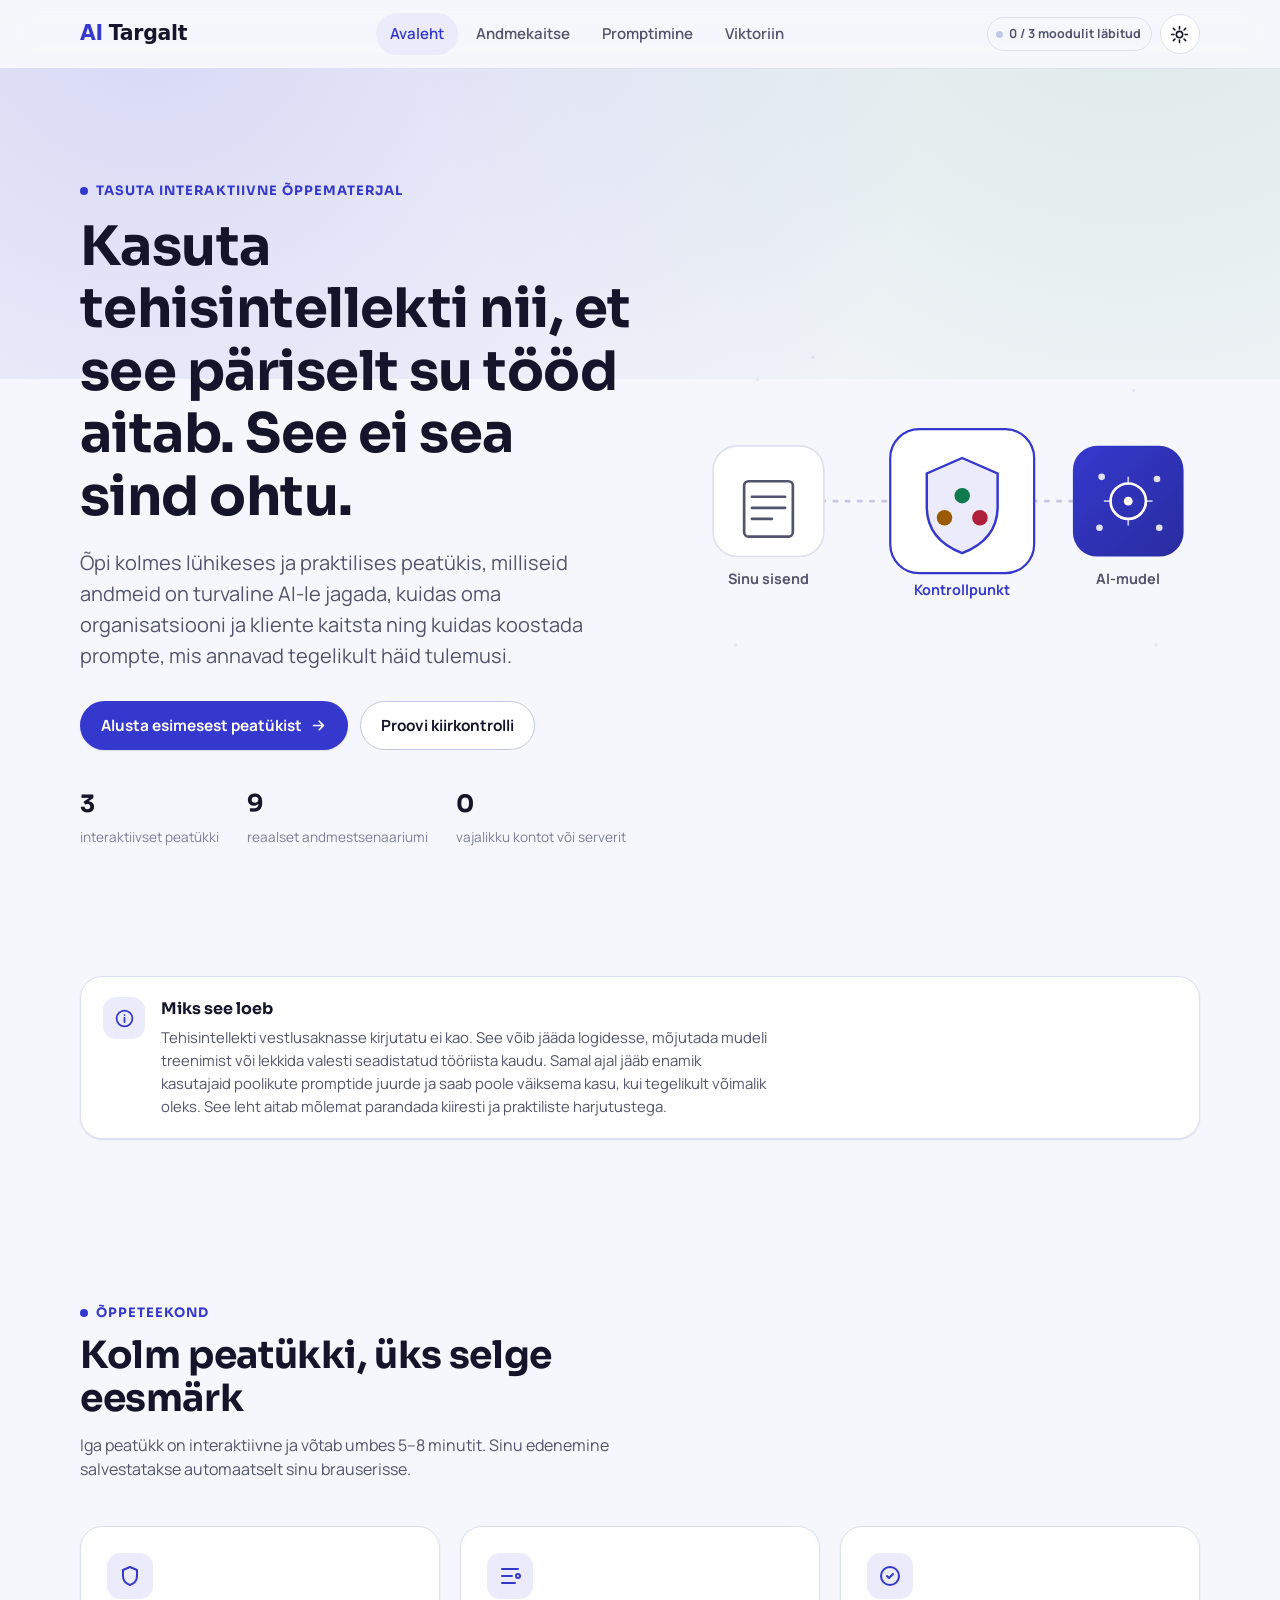
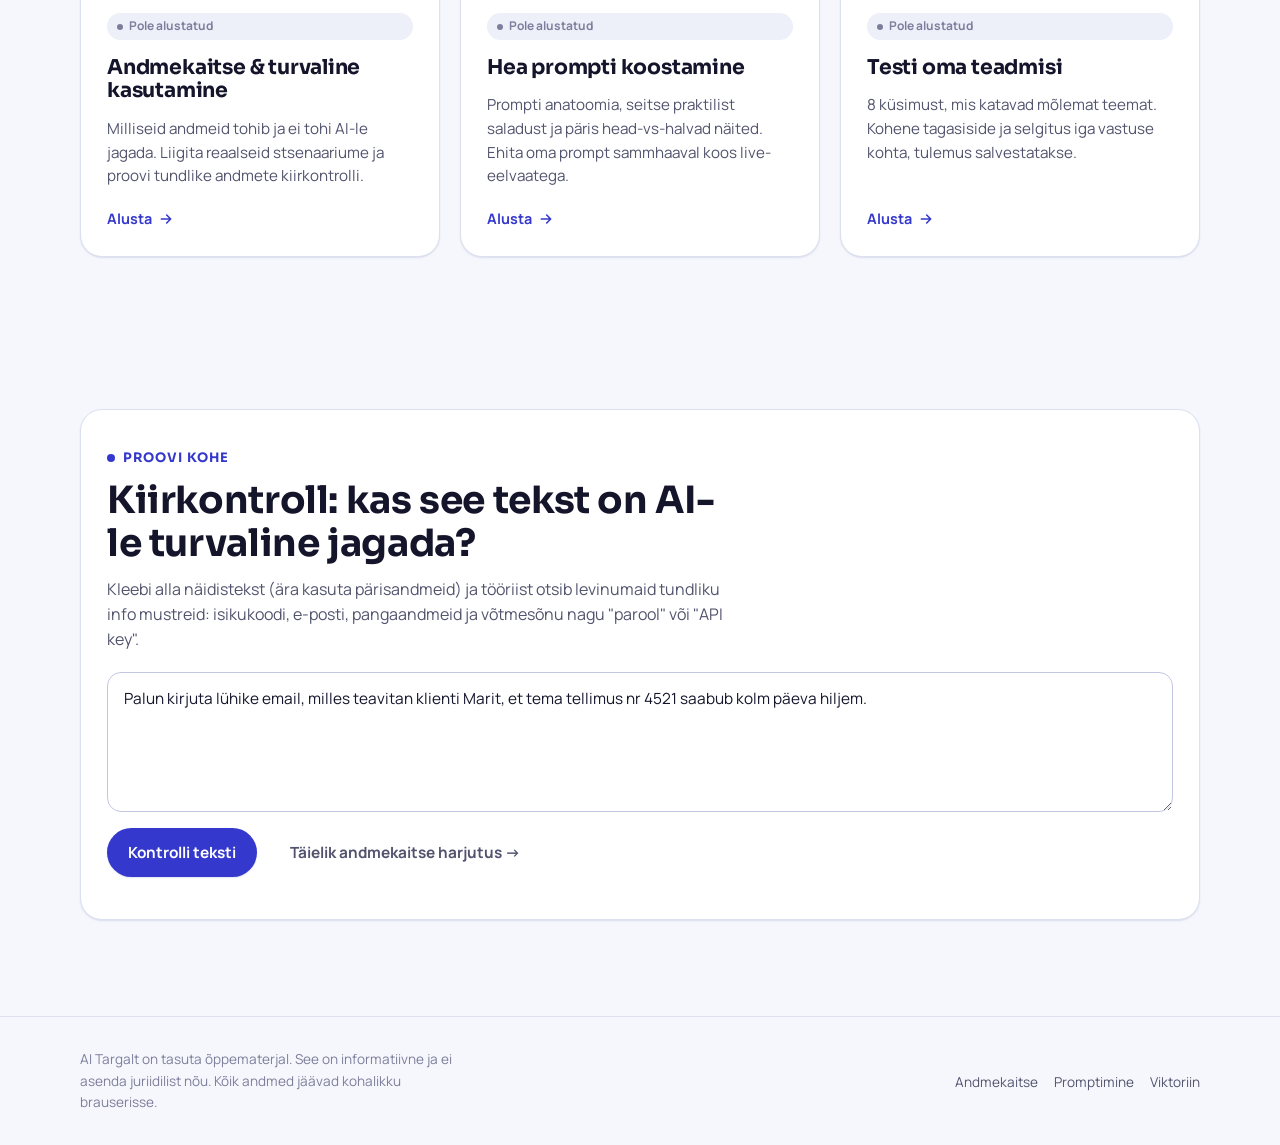
<file: index.html>
<!DOCTYPE html>
<html lang="et">
<head>
<meta charset="UTF-8">
<meta name="viewport" content="width=device-width, initial-scale=1">
<title>AI Targalt · kasuta tehisintellekti turvaliselt ja tulemuslikult</title>
<meta name="description" content="Interaktiivne õppeleht: kuidas kasutada tehisintellekti turvaliselt, mis andmeid tohib jagada ja kuidas koostada head prompte.">
<link rel="icon" href="data:,">
<link rel="stylesheet" href="css/style.css">
</head>
<body>
<a href="#sisu" class="skip-link">Liigu põhisisu juurde</a>

<header class="site-header">
  <div class="container header-inner">
    <a href="index.html" class="brand">
      <span class="brand-mark">AI</span>
      <span class="brand-text">Targalt</span>
    </a>
    <nav class="site-nav" id="site-nav" aria-label="Peamenüü">
      <ul>
        <li><a href="index.html" aria-current="page">Avaleht</a></li>
        <li><a href="turvalisus.html">Andmekaitse</a></li>
        <li><a href="promptimine.html">Promptimine</a></li>
        <li><a href="viktoriin.html">Viktoriin</a></li>
      </ul>
    </nav>
    <div class="header-actions">
      <span class="progress-chip"><span class="dot" data-progress-dot></span> <span data-progress-summary>0 / 3 moodulit läbitud</span></span>
      <button id="theme-toggle" class="icon-btn" type="button" aria-pressed="false" aria-label="Lülitu tumedale teemale">
        <svg class="icon-sun" viewBox="0 0 24 24" fill="none" stroke="currentColor" stroke-width="2" stroke-linecap="round"><circle cx="12" cy="12" r="4"/><path d="M12 2v3M12 19v3M4.2 4.2l2.1 2.1M17.7 17.7l2.1 2.1M2 12h3M19 12h3M4.2 19.8l2.1-2.1M17.7 6.3l2.1-2.1"/></svg>
      </button>
      <button id="nav-toggle" class="icon-btn nav-toggle" type="button" aria-expanded="false" aria-controls="site-nav" aria-label="Ava menüü">
        <svg viewBox="0 0 24 24" fill="none" stroke="currentColor" stroke-width="2" stroke-linecap="round"><path d="M4 7h16M4 12h16M4 17h16"/></svg>
      </button>
    </div>
  </div>
</header>

<main id="sisu">

  <section class="hero">
    <div class="container hero-grid">
      <div>
        <p class="eyebrow">Tasuta interaktiivne õppematerjal</p>
        <h1>Kasuta tehisintellekti nii, et see päriselt su tööd aitab. See ei sea sind ohtu.</h1>
        <p class="lede">Õpi kolmes lühikeses ja praktilises peatükis, milliseid andmeid on turvaline AI-le jagada, kuidas oma organisatsiooni ja kliente kaitsta ning kuidas koostada prompte, mis annavad tegelikult häid tulemusi.</p>
        <div class="btn-row">
          <a href="turvalisus.html" class="btn btn-primary">
            Alusta esimesest peatükist
            <svg viewBox="0 0 24 24" fill="none" stroke="currentColor" stroke-width="2.4" stroke-linecap="round" stroke-linejoin="round"><path d="M5 12h14M13 6l6 6-6 6"/></svg>
          </a>
          <a href="#kiirkontroll" class="btn btn-secondary">Proovi kiirkontrolli</a>
        </div>
        <div class="hero-stats">
          <div class="stat"><b>3</b><span>interaktiivset peatükki</span></div>
          <div class="stat"><b>9</b><span>reaalset andmestsenaariumi</span></div>
          <div class="stat"><b>0</b><span>vajalikku kontot või serverit</span></div>
        </div>
      </div>

      <div aria-hidden="true">
        <svg viewBox="0 0 460 360" width="100%" role="img" aria-label="Skeem: sisend liigub kontrollpunktist AI-ni">
          <defs>
            <linearGradient id="nodeGrad" x1="0" y1="0" x2="1" y2="1">
              <stop offset="0" stop-color="var(--accent)"/>
              <stop offset="1" stop-color="var(--accent-strong)"/>
            </linearGradient>
          </defs>
          <g opacity="0.35">
            <circle cx="60" cy="60" r="1.6" fill="var(--border-strong)"/>
            <circle cx="110" cy="40" r="1.6" fill="var(--border-strong)"/>
            <circle cx="400" cy="70" r="1.6" fill="var(--border-strong)"/>
            <circle cx="420" cy="300" r="1.6" fill="var(--border-strong)"/>
            <circle cx="40" cy="300" r="1.6" fill="var(--border-strong)"/>
          </g>

          <path d="M95 170 H185" stroke="var(--border-strong)" stroke-width="2.5" stroke-dasharray="5 6"/>
          <path d="M275 170 H345" stroke="var(--border-strong)" stroke-width="2.5" stroke-dasharray="5 6"/>

          <g transform="translate(20,120)">
            <rect width="100" height="100" rx="22" fill="var(--surface-raised)" stroke="var(--border)" stroke-width="1.5"/>
            <path d="M32 32h36a4 4 0 0 1 4 4v42a4 4 0 0 1-4 4H32a4 4 0 0 1-4-4V36a4 4 0 0 1 4-4Z" fill="none" stroke="var(--content-muted)" stroke-width="2.4"/>
            <path d="M35 46h30M35 56h30M35 66h18" stroke="var(--content-muted)" stroke-width="2.4" stroke-linecap="round"/>
          </g>
          <text x="70" y="245" text-anchor="middle" font-family="Manrope, sans-serif" font-size="13" font-weight="700" fill="var(--content-muted)">Sinu sisend</text>

          <g transform="translate(180,105)">
            <rect width="130" height="130" rx="26" fill="var(--surface-raised)" stroke="var(--accent)" stroke-width="2"/>
            <path d="M65 26 L97 40 V70 C97 92 83 105 65 112 C47 105 33 92 33 70 V40 Z" fill="var(--accent-soft)" stroke="var(--accent)" stroke-width="2.2"/>
            <circle cx="65" cy="60" r="7" fill="var(--signal-safe)"/>
            <circle cx="49" cy="80" r="7" fill="var(--signal-caution)"/>
            <circle cx="81" cy="80" r="7" fill="var(--signal-danger)"/>
          </g>
          <text x="245" y="255" text-anchor="middle" font-family="Manrope, sans-serif" font-size="13" font-weight="700" fill="var(--accent)">Kontrollpunkt</text>

          <g transform="translate(345,120)">
            <rect width="100" height="100" rx="22" fill="url(#nodeGrad)"/>
            <circle cx="50" cy="50" r="16" fill="none" stroke="#fff" stroke-width="2.4"/>
            <circle cx="50" cy="50" r="4" fill="#fff"/>
            <circle cx="26" cy="28" r="3" fill="#fff" opacity="0.85"/>
            <circle cx="76" cy="30" r="3" fill="#fff" opacity="0.85"/>
            <circle cx="24" cy="74" r="3" fill="#fff" opacity="0.85"/>
            <circle cx="78" cy="74" r="3" fill="#fff" opacity="0.85"/>
            <path d="M50 34v-6M50 66v6M34 50h-6M66 50h6" stroke="#fff" stroke-width="1.6" opacity="0.7"/>
          </g>
          <text x="395" y="245" text-anchor="middle" font-family="Manrope, sans-serif" font-size="13" font-weight="700" fill="var(--content-muted)">AI-mudel</text>
        </svg>
      </div>
    </div>
  </section>

  <section class="tight">
    <div class="container">
      <div class="callout">
        <span class="callout-icon" aria-hidden="true">
          <svg viewBox="0 0 24 24" fill="none" stroke="currentColor" stroke-width="2" stroke-linecap="round" stroke-linejoin="round"><circle cx="12" cy="12" r="9"/><path d="M12 11v5M12 8h.01"/></svg>
        </span>
        <p><strong>Miks see loeb</strong>Tehisintellekti vestlusaknasse kirjutatu ei kao. See võib jääda logidesse, mõjutada mudeli treenimist või lekkida valesti seadistatud tööriista kaudu. Samal ajal jääb enamik kasutajaid poolikute promptide juurde ja saab poole väiksema kasu, kui tegelikult võimalik oleks. See leht aitab mõlemat parandada kiiresti ja praktiliste harjutustega.</p>
      </div>
    </div>
  </section>

  <section>
    <div class="container">
      <div class="section-head">
        <p class="eyebrow">Õppeteekond</p>
        <h2>Kolm peatükki, üks selge eesmärk</h2>
        <p>Iga peatükk on interaktiivne ja võtab umbes 5–8 minutit. Sinu edenemine salvestatakse automaatselt sinu brauserisse.</p>
      </div>

      <div class="module-grid">
        <a class="card module-card" href="turvalisus.html">
          <span class="icon-badge" aria-hidden="true">
            <svg viewBox="0 0 24 24" fill="none" stroke="currentColor" stroke-width="2" stroke-linecap="round" stroke-linejoin="round"><path d="M12 3l7 3v6c0 4.4-3 7.8-7 9-4-1.2-7-4.6-7-9V6l7-3Z"/></svg>
          </span>
          <div class="status-badge" data-progress-for="turvalisus"><span class="dot"></span><span data-progress-label>Pole alustatud</span></div>
          <h3>Andmekaitse &amp; turvaline kasutamine</h3>
          <p>Milliseid andmeid tohib ja ei tohi AI-le jagada. Liigita reaalseid stsenaariume ja proovi tundlike andmete kiirkontrolli.</p>
          <div class="card-foot">
            <span class="go">Alusta <svg viewBox="0 0 24 24" fill="none" stroke="currentColor" stroke-width="2.4" stroke-linecap="round" stroke-linejoin="round"><path d="M5 12h14M13 6l6 6-6 6"/></svg></span>
          </div>
        </a>

        <a class="card module-card" href="promptimine.html">
          <span class="icon-badge" aria-hidden="true">
            <svg viewBox="0 0 24 24" fill="none" stroke="currentColor" stroke-width="2" stroke-linecap="round" stroke-linejoin="round"><path d="M4 5h16M4 12h10M4 19h13"/><circle cx="20" cy="12" r="2"/></svg>
          </span>
          <div class="status-badge" data-progress-for="promptimine"><span class="dot"></span><span data-progress-label>Pole alustatud</span></div>
          <h3>Hea prompti koostamine</h3>
          <p>Prompti anatoomia, seitse praktilist saladust ja päris head-vs-halvad näited. Ehita oma prompt sammhaaval koos live-eelvaatega.</p>
          <div class="card-foot">
            <span class="go">Alusta <svg viewBox="0 0 24 24" fill="none" stroke="currentColor" stroke-width="2.4" stroke-linecap="round" stroke-linejoin="round"><path d="M5 12h14M13 6l6 6-6 6"/></svg></span>
          </div>
        </a>

        <a class="card module-card" href="viktoriin.html">
          <span class="icon-badge" aria-hidden="true">
            <svg viewBox="0 0 24 24" fill="none" stroke="currentColor" stroke-width="2" stroke-linecap="round" stroke-linejoin="round"><path d="m9 12 2 2 4-4"/><circle cx="12" cy="12" r="9"/></svg>
          </span>
          <div class="status-badge" data-progress-for="viktoriin"><span class="dot"></span><span data-progress-label>Pole alustatud</span></div>
          <h3>Testi oma teadmisi</h3>
          <p>8 küsimust, mis katavad mõlemat teemat. Kohene tagasiside ja selgitus iga vastuse kohta, tulemus salvestatakse.</p>
          <div class="card-foot">
            <span class="go">Alusta <svg viewBox="0 0 24 24" fill="none" stroke="currentColor" stroke-width="2.4" stroke-linecap="round" stroke-linejoin="round"><path d="M5 12h14M13 6l6 6-6 6"/></svg></span>
          </div>
        </a>
      </div>
    </div>
  </section>

  <section class="tight" id="kiirkontroll">
    <div class="container">
      <div class="card">
        <div class="section-head" style="margin-bottom:20px;">
          <p class="eyebrow">Proovi kohe</p>
          <h2>Kiirkontroll: kas see tekst on AI-le turvaline jagada?</h2>
          <p>Kleebi alla näidistekst (ära kasuta pärisandmeid) ja tööriist otsib levinumaid tundliku info mustreid: isikukoodi, e-posti, pangaandmeid ja võtmesõnu nagu "parool" või "API key".</p>
        </div>
        <div class="scanner">
          <label for="home-scan-input" class="sr-only">Sisesta kontrollitav tekst</label>
          <textarea id="home-scan-input" placeholder="Nt: Tere, minu isikukood on 39001010001 ja e-mail mari@näide.ee...">Palun kirjuta lühike email, milles teavitan klienti Marit, et tema tellimus nr 4521 saabub kolm päeva hiljem.</textarea>
          <div class="btn-row">
            <button class="btn btn-primary" type="button" id="home-scan-btn">Kontrolli teksti</button>
            <a href="turvalisus.html" class="btn btn-ghost">Täielik andmekaitse harjutus →</a>
          </div>
          <div class="scan-results" id="home-scan-results" aria-live="polite"></div>
        </div>
      </div>
    </div>
  </section>

</main>

<footer class="site-footer">
  <div class="container footer-inner">
    <p>AI Targalt on tasuta õppematerjal. See on informatiivne ja ei asenda juriidilist nõu. Kõik andmed jäävad kohalikku brauserisse.</p>
    <nav aria-label="Jaluse lingid">
      <ul>
        <li><a href="turvalisus.html">Andmekaitse</a></li>
        <li><a href="promptimine.html">Promptimine</a></li>
        <li><a href="viktoriin.html">Viktoriin</a></li>
      </ul>
    </nav>
  </div>
</footer>

<script src="js/app.js"></script>
<script>
(function () {
  var btn = document.getElementById("home-scan-btn");
  var input = document.getElementById("home-scan-input");
  var out = document.getElementById("home-scan-results");
  function render() {
    var hits = window.AiTargalt.scanText(input.value);
    out.innerHTML = "";
    if (!input.value.trim()) { return; }
    if (hits.length === 0) {
      out.innerHTML = '<div class="scan-clean"><svg viewBox="0 0 24 24" fill="none" stroke="currentColor" stroke-width="2" stroke-linecap="round" stroke-linejoin="round"><path d="m9 12 2 2 4-4"/><circle cx="12" cy="12" r="9"/></svg> Ilmseid tundliku info märke ei leitud. Mõtle siiski, kas sisu on äriliselt tundlik.</div>';
    } else {
      hits.forEach(function (h) {
        var div = document.createElement("div");
        div.className = "scan-hit";
        div.innerHTML = '<svg viewBox="0 0 24 24" fill="none" stroke="currentColor" stroke-width="2" stroke-linecap="round" stroke-linejoin="round"><path d="M12 9v4M12 17h.01M10.3 3.9 1.8 18a2 2 0 0 0 1.7 3h17a2 2 0 0 0 1.7-3L13.7 3.9a2 2 0 0 0-3.4 0Z"/></svg> Leitud: ' + h.type + ' (' + h.count + ')';
        out.appendChild(div);
      });
    }
  }
  if (btn) btn.addEventListener("click", render);
})();
</script>
</body>
</html>
</file>
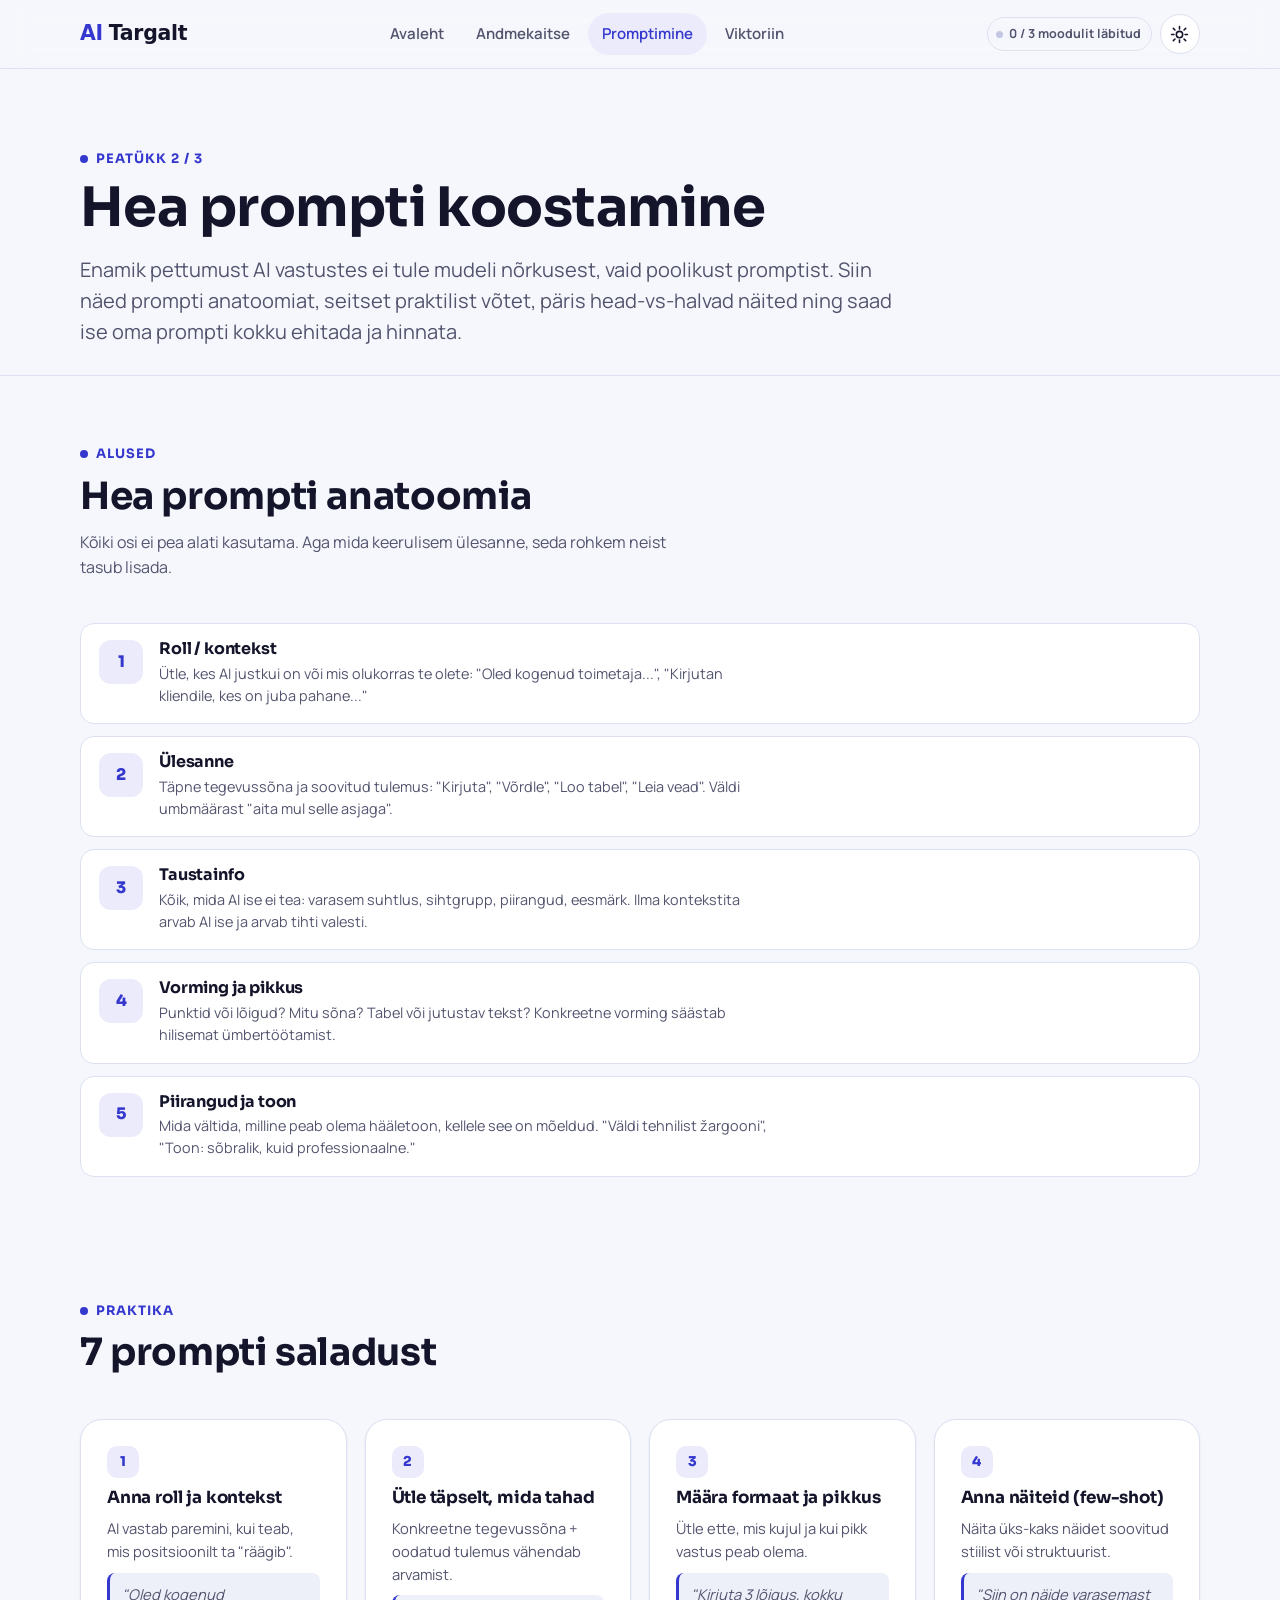
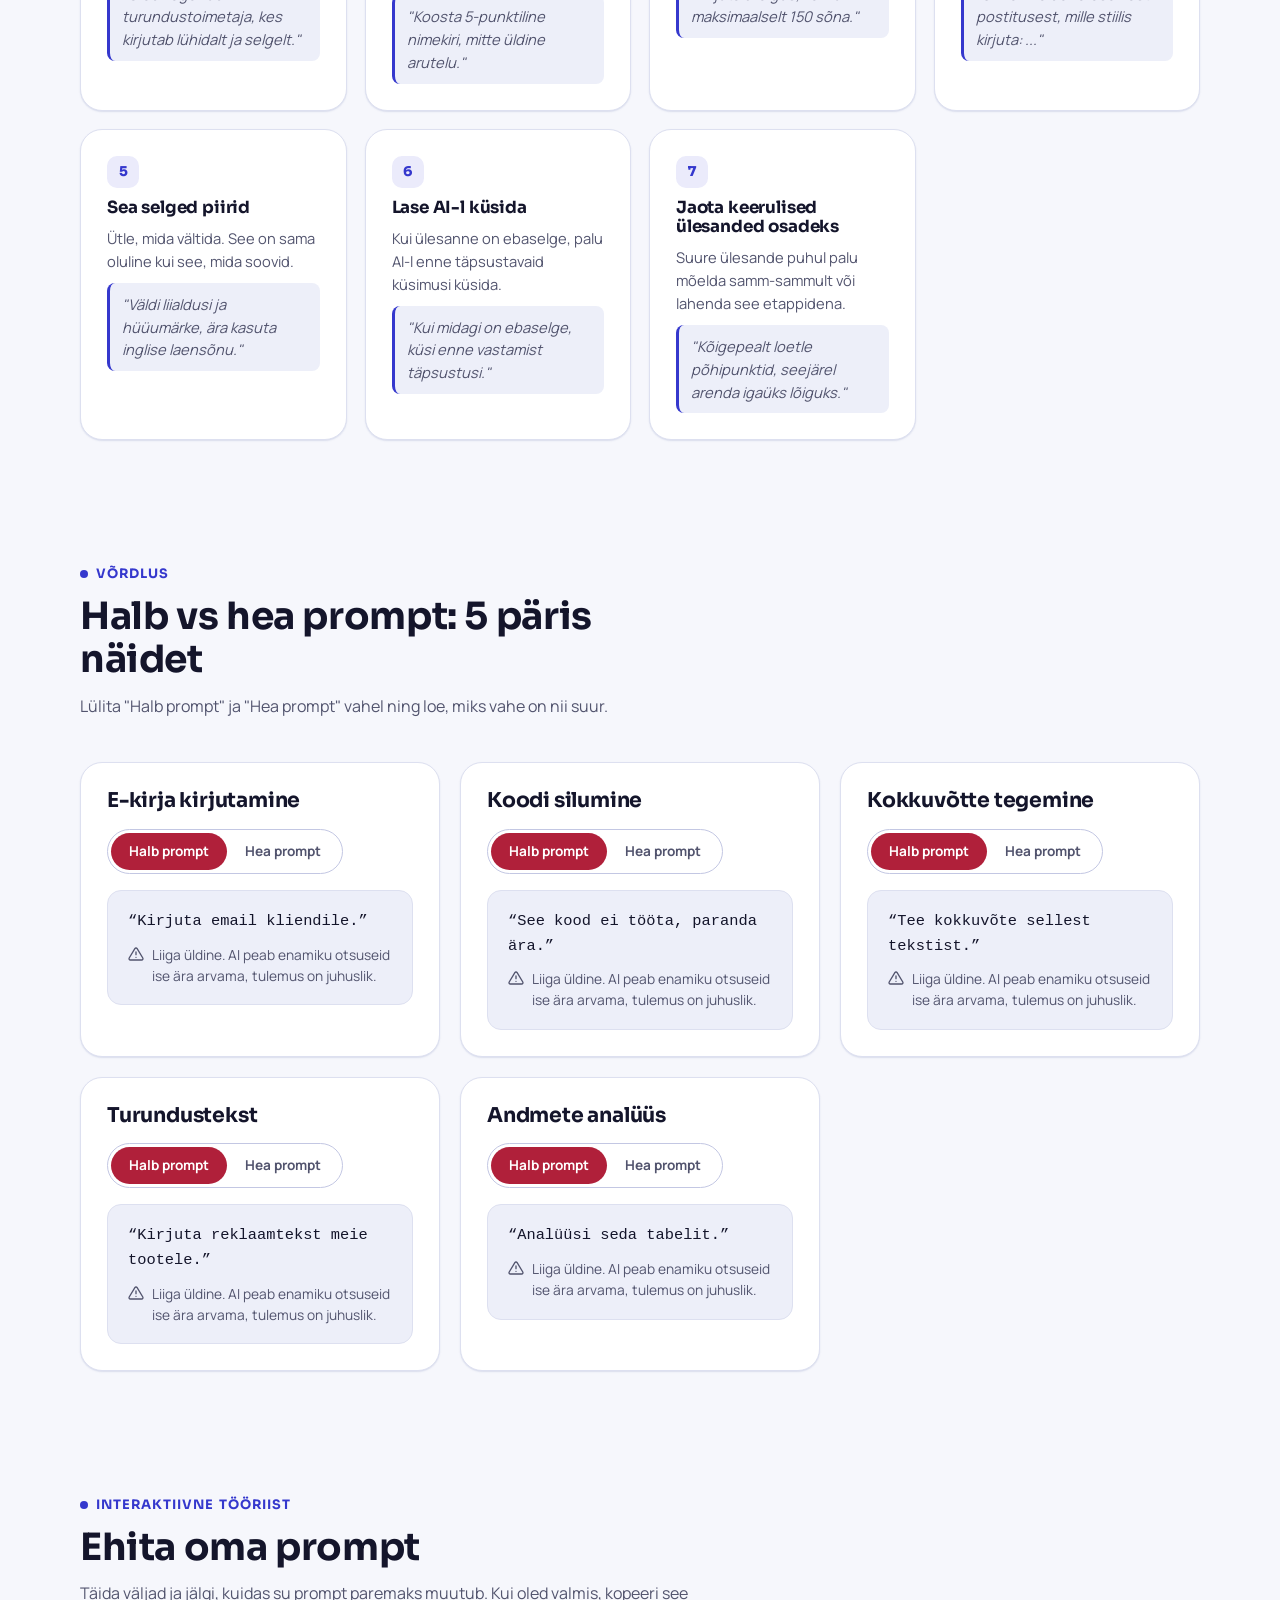
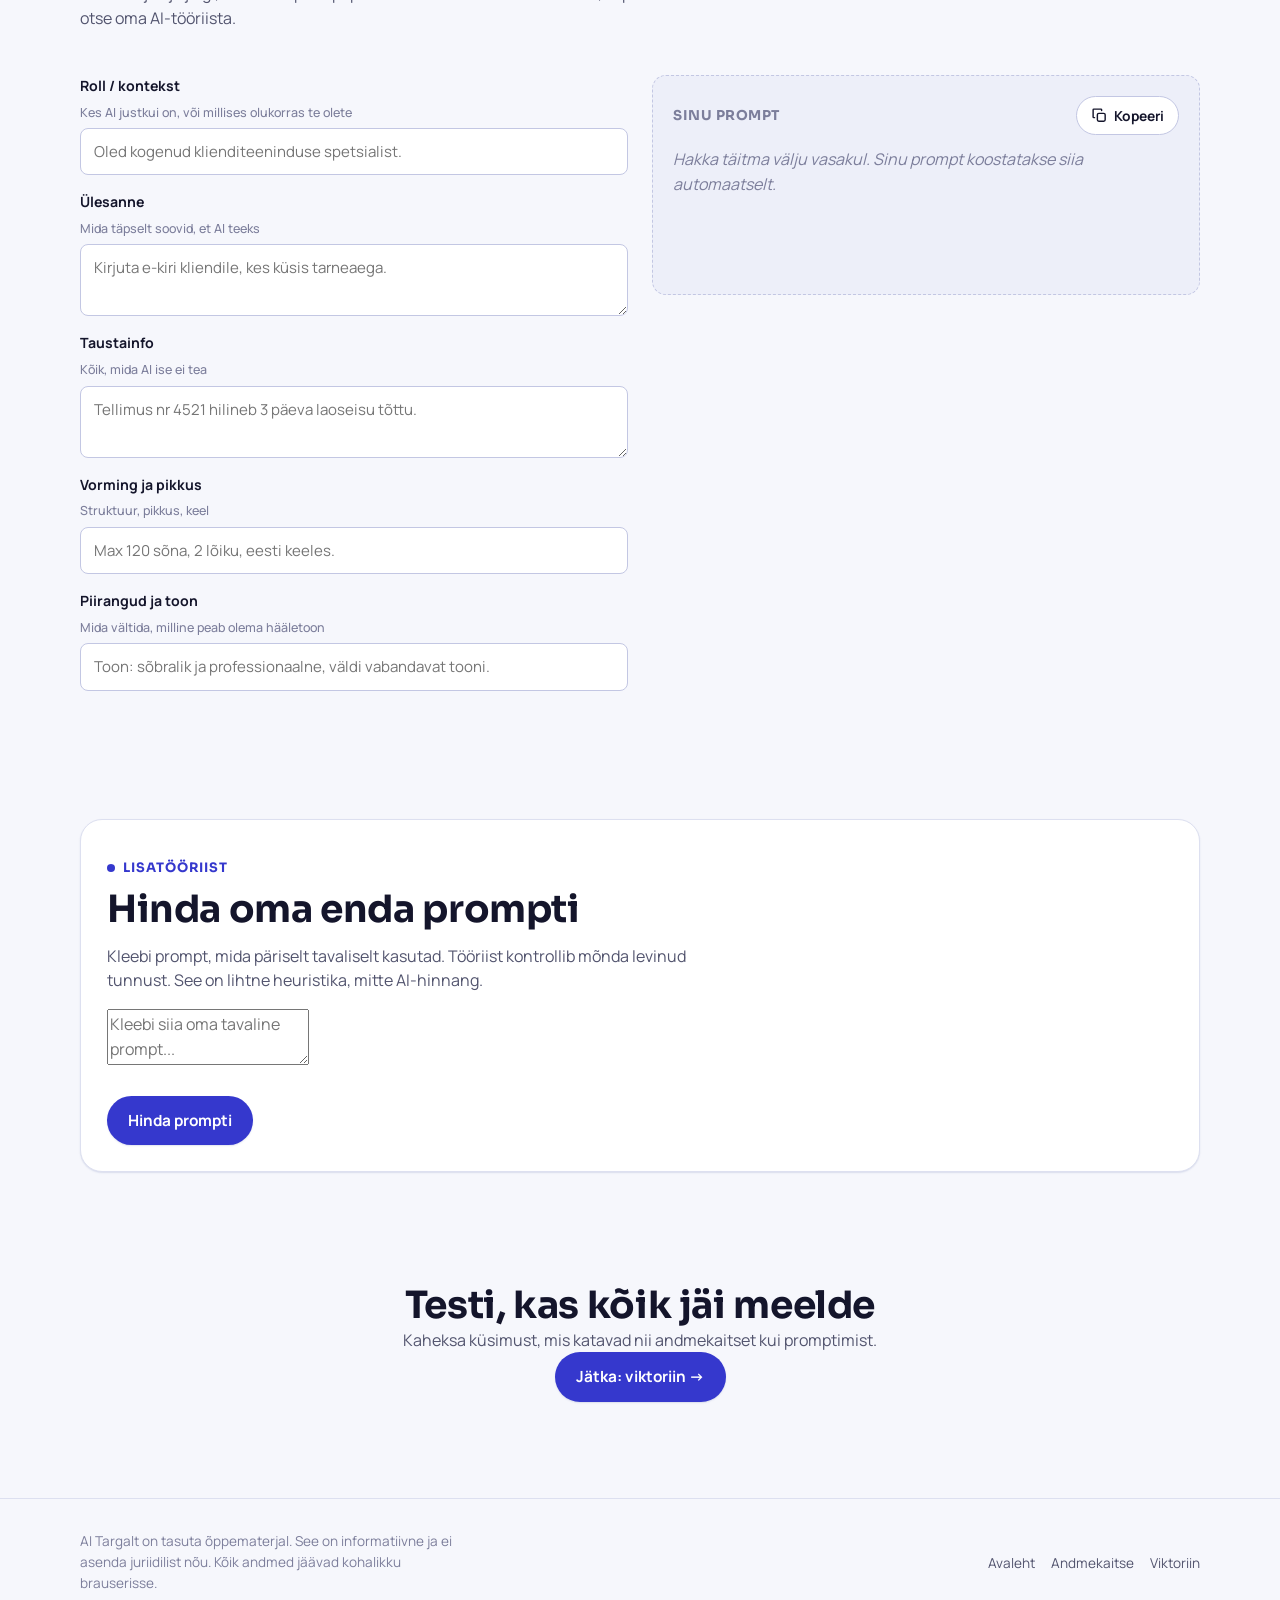
<file: promptimine.html>
<!DOCTYPE html>
<html lang="et">
<head>
<meta charset="UTF-8">
<meta name="viewport" content="width=device-width, initial-scale=1">
<title>Hea prompti koostamine · AI Targalt</title>
<meta name="description" content="Prompti anatoomia, seitse praktilist saladust ning head vs halvad näited. Ehita oma prompt interaktiivse tööriistaga ja hinda seda.">
<link rel="icon" href="data:,">
<link rel="stylesheet" href="css/style.css">
</head>
<body>
<a href="#sisu" class="skip-link">Liigu põhisisu juurde</a>

<header class="site-header">
  <div class="container header-inner">
    <a href="index.html" class="brand">
      <span class="brand-mark">AI</span>
      <span class="brand-text">Targalt</span>
    </a>
    <nav class="site-nav" id="site-nav" aria-label="Peamenüü">
      <ul>
        <li><a href="index.html">Avaleht</a></li>
        <li><a href="turvalisus.html">Andmekaitse</a></li>
        <li><a href="promptimine.html" aria-current="page">Promptimine</a></li>
        <li><a href="viktoriin.html">Viktoriin</a></li>
      </ul>
    </nav>
    <div class="header-actions">
      <span class="progress-chip"><span class="dot" data-progress-dot></span> <span data-progress-summary>0 / 3 moodulit läbitud</span></span>
      <button id="theme-toggle" class="icon-btn" type="button" aria-pressed="false" aria-label="Lülitu tumedale teemale">
        <svg class="icon-sun" viewBox="0 0 24 24" fill="none" stroke="currentColor" stroke-width="2" stroke-linecap="round"><circle cx="12" cy="12" r="4"/><path d="M12 2v3M12 19v3M4.2 4.2l2.1 2.1M17.7 17.7l2.1 2.1M2 12h3M19 12h3M4.2 19.8l2.1-2.1M17.7 6.3l2.1-2.1"/></svg>
      </button>
      <button id="nav-toggle" class="icon-btn nav-toggle" type="button" aria-expanded="false" aria-controls="site-nav" aria-label="Ava menüü">
        <svg viewBox="0 0 24 24" fill="none" stroke="currentColor" stroke-width="2" stroke-linecap="round"><path d="M4 7h16M4 12h16M4 17h16"/></svg>
      </button>
    </div>
  </div>
</header>

<main id="sisu">

  <section class="page-hero">
    <div class="container">
      <p class="eyebrow">Peatükk 2 / 3</p>
      <h1>Hea prompti koostamine</h1>
      <p class="lede">Enamik pettumust AI vastustes ei tule mudeli nõrkusest, vaid poolikust promptist. Siin näed prompti anatoomiat, seitset praktilist võtet, päris head-vs-halvad näited ning saad ise oma prompti kokku ehitada ja hinnata.</p>
    </div>
  </section>

  <section class="tight">
    <div class="container">
      <div class="section-head">
        <p class="eyebrow">Alused</p>
        <h2>Hea prompti anatoomia</h2>
        <p>Kõiki osi ei pea alati kasutama. Aga mida keerulisem ülesanne, seda rohkem neist tasub lisada.</p>
      </div>
      <div class="anatomy">
        <div class="anatomy-part">
          <span class="num">1</span>
          <div>
            <h3>Roll / kontekst</h3>
            <p>Ütle, kes AI justkui on või mis olukorras te olete: "Oled kogenud toimetaja...", "Kirjutan kliendile, kes on juba pahane..."</p>
          </div>
        </div>
        <div class="anatomy-part">
          <span class="num">2</span>
          <div>
            <h3>Ülesanne</h3>
            <p>Täpne tegevussõna ja soovitud tulemus: "Kirjuta", "Võrdle", "Loo tabel", "Leia vead". Väldi umbmäärast "aita mul selle asjaga".</p>
          </div>
        </div>
        <div class="anatomy-part">
          <span class="num">3</span>
          <div>
            <h3>Taustainfo</h3>
            <p>Kõik, mida AI ise ei tea: varasem suhtlus, sihtgrupp, piirangud, eesmärk. Ilma kontekstita arvab AI ise ja arvab tihti valesti.</p>
          </div>
        </div>
        <div class="anatomy-part">
          <span class="num">4</span>
          <div>
            <h3>Vorming ja pikkus</h3>
            <p>Punktid või lõigud? Mitu sõna? Tabel või jutustav tekst? Konkreetne vorming säästab hilisemat ümbertöötamist.</p>
          </div>
        </div>
        <div class="anatomy-part">
          <span class="num">5</span>
          <div>
            <h3>Piirangud ja toon</h3>
            <p>Mida vältida, milline peab olema hääletoon, kellele see on mõeldud. "Väldi tehnilist žargooni", "Toon: sõbralik, kuid professionaalne."</p>
          </div>
        </div>
      </div>
    </div>
  </section>

  <section class="tight">
    <div class="container">
      <div class="section-head">
        <p class="eyebrow">Praktika</p>
        <h2>7 prompti saladust</h2>
      </div>
      <div class="tips-grid">
        <div class="card tip-card">
          <span class="tip-num">1</span>
          <h3>Anna roll ja kontekst</h3>
          <p>AI vastab paremini, kui teab, mis positsioonilt ta "räägib".</p>
          <p class="tip-example">"Oled kogenud turundustoimetaja, kes kirjutab lühidalt ja selgelt."</p>
        </div>
        <div class="card tip-card">
          <span class="tip-num">2</span>
          <h3>Ütle täpselt, mida tahad</h3>
          <p>Konkreetne tegevussõna + oodatud tulemus vähendab arvamist.</p>
          <p class="tip-example">"Koosta 5-punktiline nimekiri, mitte üldine arutelu."</p>
        </div>
        <div class="card tip-card">
          <span class="tip-num">3</span>
          <h3>Määra formaat ja pikkus</h3>
          <p>Ütle ette, mis kujul ja kui pikk vastus peab olema.</p>
          <p class="tip-example">"Kirjuta 3 lõigus, kokku maksimaalselt 150 sõna."</p>
        </div>
        <div class="card tip-card">
          <span class="tip-num">4</span>
          <h3>Anna näiteid (few-shot)</h3>
          <p>Näita üks-kaks näidet soovitud stiilist või struktuurist.</p>
          <p class="tip-example">"Siin on näide varasemast postitusest, mille stiilis kirjuta: ..."</p>
        </div>
        <div class="card tip-card">
          <span class="tip-num">5</span>
          <h3>Sea selged piirid</h3>
          <p>Ütle, mida vältida. See on sama oluline kui see, mida soovid.</p>
          <p class="tip-example">"Väldi liialdusi ja hüüumärke, ära kasuta inglise laensõnu."</p>
        </div>
        <div class="card tip-card">
          <span class="tip-num">6</span>
          <h3>Lase AI-l küsida</h3>
          <p>Kui ülesanne on ebaselge, palu AI-l enne täpsustavaid küsimusi küsida.</p>
          <p class="tip-example">"Kui midagi on ebaselge, küsi enne vastamist täpsustusi."</p>
        </div>
        <div class="card tip-card">
          <span class="tip-num">7</span>
          <h3>Jaota keerulised ülesanded osadeks</h3>
          <p>Suure ülesande puhul palu mõelda samm-sammult või lahenda see etappidena.</p>
          <p class="tip-example">"Kõigepealt loetle põhipunktid, seejärel arenda igaüks lõiguks."</p>
        </div>
      </div>
    </div>
  </section>

  <section class="tight">
    <div class="container">
      <div class="section-head">
        <p class="eyebrow">Võrdlus</p>
        <h2>Halb vs hea prompt: 5 päris näidet</h2>
        <p>Lülita "Halb prompt" ja "Hea prompt" vahel ning loe, miks vahe on nii suur.</p>
      </div>
      <div id="compare-list" class="module-grid" style="grid-template-columns: repeat(auto-fit, minmax(320px, 1fr));"></div>
    </div>
  </section>

  <section class="tight">
    <div class="container">
      <div class="section-head">
        <p class="eyebrow">Interaktiivne tööriist</p>
        <h2>Ehita oma prompt</h2>
        <p>Täida väljad ja jälgi, kuidas su prompt paremaks muutub. Kui oled valmis, kopeeri see otse oma AI-tööriista.</p>
      </div>
      <div class="builder">
        <form id="builder-form" onsubmit="return false;">
          <div class="builder-field">
            <label for="f-role">Roll / kontekst</label>
            <span class="hint">Kes AI justkui on, või millises olukorras te olete</span>
            <input type="text" id="f-role" placeholder="Oled kogenud klienditeeninduse spetsialist.">
          </div>
          <div class="builder-field">
            <label for="f-task">Ülesanne</label>
            <span class="hint">Mida täpselt soovid, et AI teeks</span>
            <textarea id="f-task" placeholder="Kirjuta e-kiri kliendile, kes küsis tarneaega."></textarea>
          </div>
          <div class="builder-field">
            <label for="f-context">Taustainfo</label>
            <span class="hint">Kõik, mida AI ise ei tea</span>
            <textarea id="f-context" placeholder="Tellimus nr 4521 hilineb 3 päeva laoseisu tõttu."></textarea>
          </div>
          <div class="builder-field">
            <label for="f-format">Vorming ja pikkus</label>
            <span class="hint">Struktuur, pikkus, keel</span>
            <input type="text" id="f-format" placeholder="Max 120 sõna, 2 lõiku, eesti keeles.">
          </div>
          <div class="builder-field">
            <label for="f-constraints">Piirangud ja toon</label>
            <span class="hint">Mida vältida, milline peab olema hääletoon</span>
            <input type="text" id="f-constraints" placeholder="Toon: sõbralik ja professionaalne, väldi vabandavat tooni.">
          </div>
        </form>
        <div>
          <div class="prompt-preview">
            <div class="prompt-preview-head">
              <strong>Sinu prompt</strong>
              <button type="button" class="btn btn-sm btn-secondary copy-btn" id="builder-copy">
                <svg viewBox="0 0 24 24" fill="none" stroke="currentColor" stroke-width="2" stroke-linecap="round" stroke-linejoin="round"><rect x="9" y="9" width="11" height="11" rx="2"/><path d="M5 15H4a1 1 0 0 1-1-1V4a1 1 0 0 1 1-1h10a1 1 0 0 1 1 1v1"/></svg>
                Kopeeri
              </button>
            </div>
            <div id="builder-preview"><p class="empty">Hakka täitma välju vasakul. Sinu prompt koostatakse siia automaatselt.</p></div>
          </div>
        </div>
      </div>
    </div>
  </section>

  <section class="tight">
    <div class="container">
      <div class="card">
        <div class="section-head" style="margin-bottom:16px;">
          <p class="eyebrow">Lisatööriist</p>
          <h2>Hinda oma enda prompti</h2>
          <p>Kleebi prompt, mida päriselt tavaliselt kasutad. Tööriist kontrollib mõnda levinud tunnust. See on lihtne heuristika, mitte AI-hinnang.</p>
        </div>
        <label for="rater-input" class="sr-only">Sisesta hinnatav prompt</label>
        <textarea id="rater-input" placeholder="Kleebi siia oma tavaline prompt..."></textarea>
        <div class="btn-row mt-24">
          <button class="btn btn-primary" type="button" id="rater-btn">Hinda prompti</button>
        </div>
        <div class="rater-result" id="rater-result"></div>
      </div>
    </div>
  </section>

  <section class="tight">
    <div class="container center-cta">
      <h2>Testi, kas kõik jäi meelde</h2>
      <p>Kaheksa küsimust, mis katavad nii andmekaitset kui promptimist.</p>
      <div class="btn-row" style="justify-content:center;">
        <a href="viktoriin.html" class="btn btn-primary">Jätka: viktoriin →</a>
      </div>
    </div>
  </section>

</main>

<footer class="site-footer">
  <div class="container footer-inner">
    <p>AI Targalt on tasuta õppematerjal. See on informatiivne ja ei asenda juriidilist nõu. Kõik andmed jäävad kohalikku brauserisse.</p>
    <nav aria-label="Jaluse lingid">
      <ul>
        <li><a href="index.html">Avaleht</a></li>
        <li><a href="turvalisus.html">Andmekaitse</a></li>
        <li><a href="viktoriin.html">Viktoriin</a></li>
      </ul>
    </nav>
  </div>
</footer>

<script src="js/app.js"></script>
<script src="js/prompt-tools.js"></script>
</body>
</html>
</file>
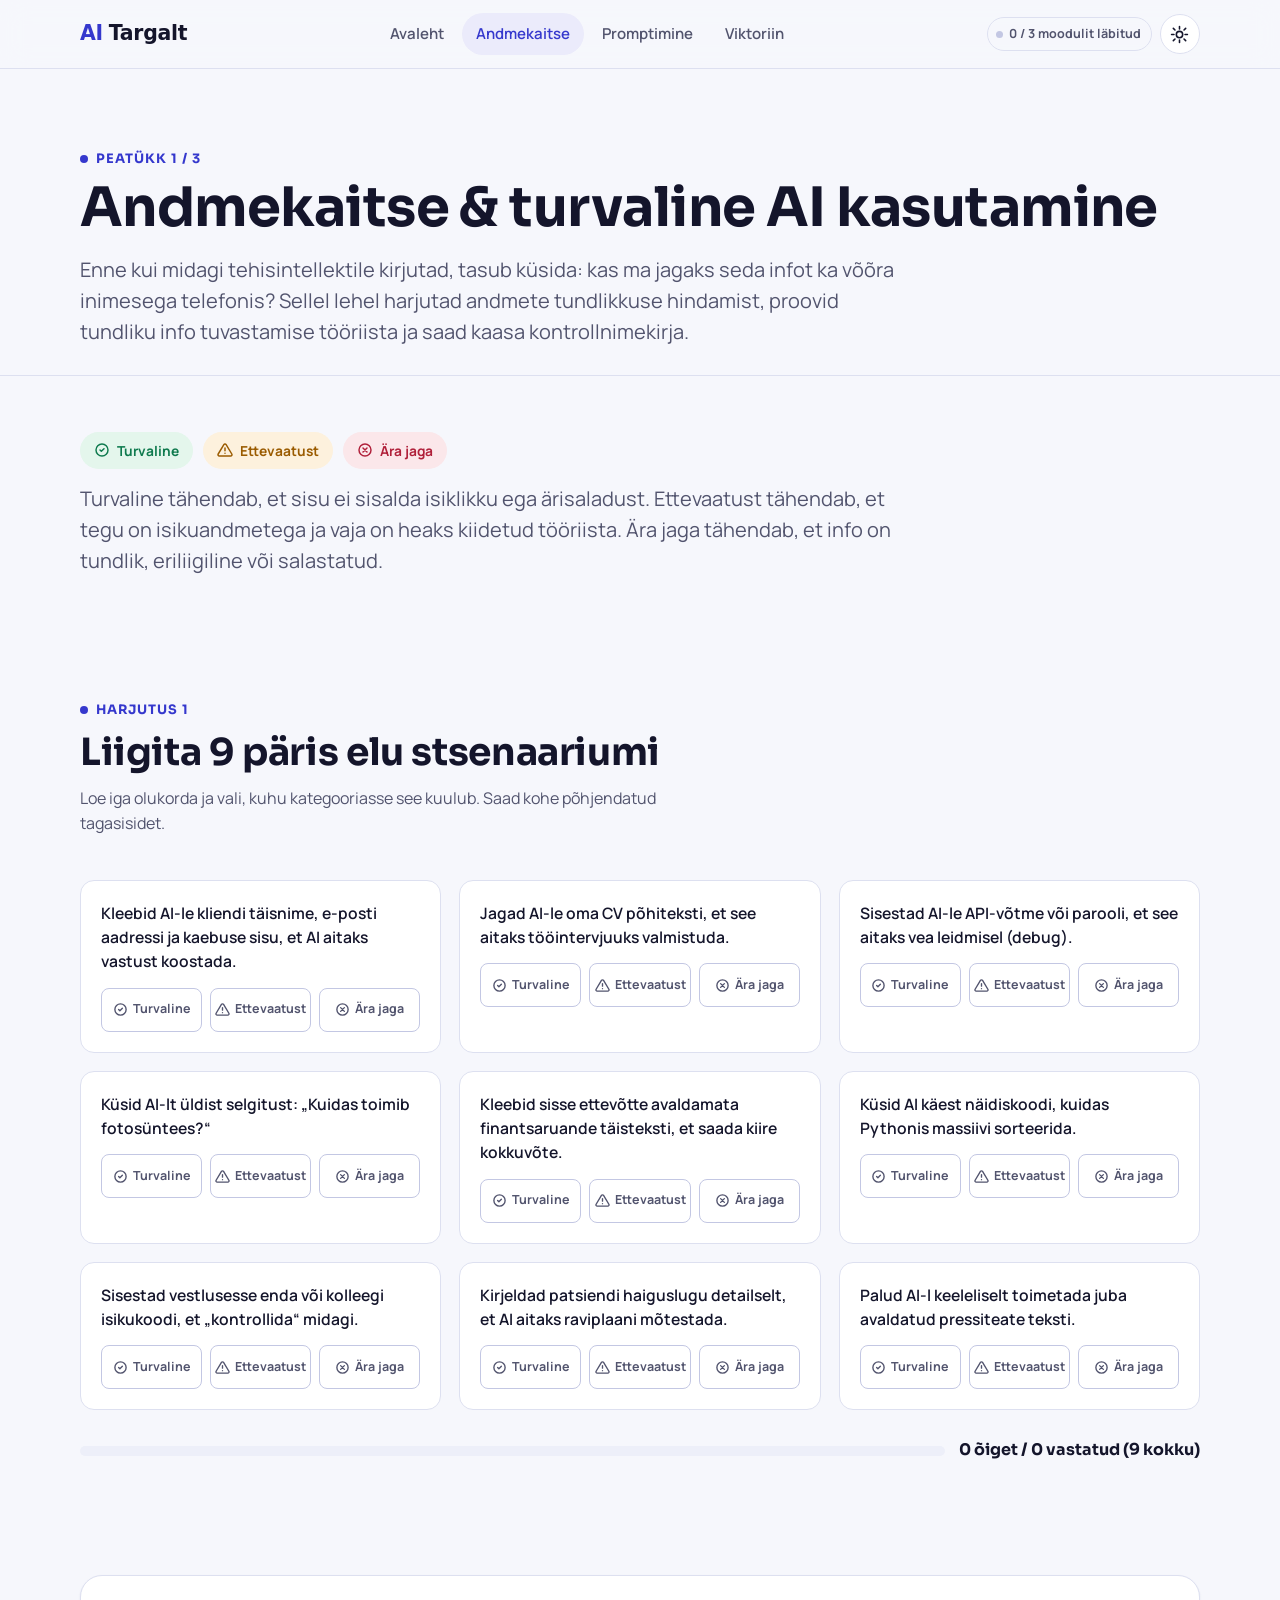
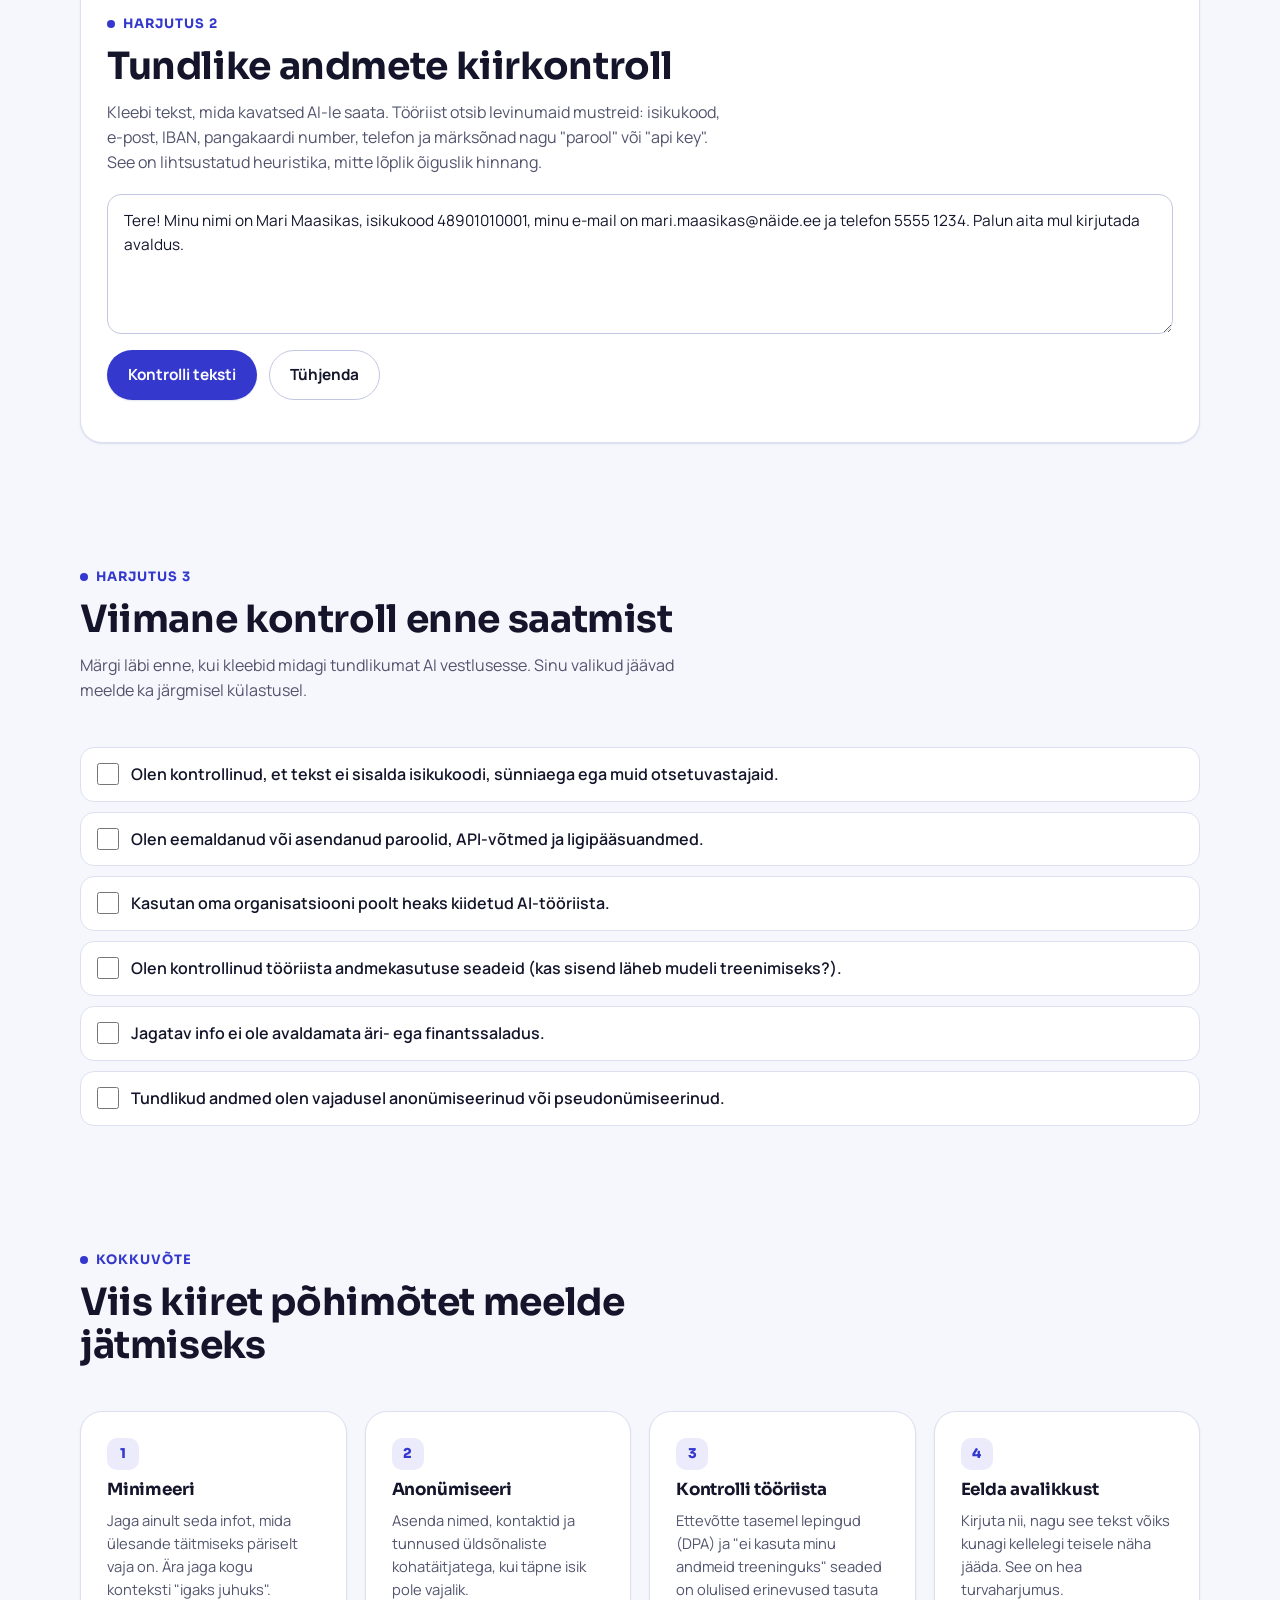
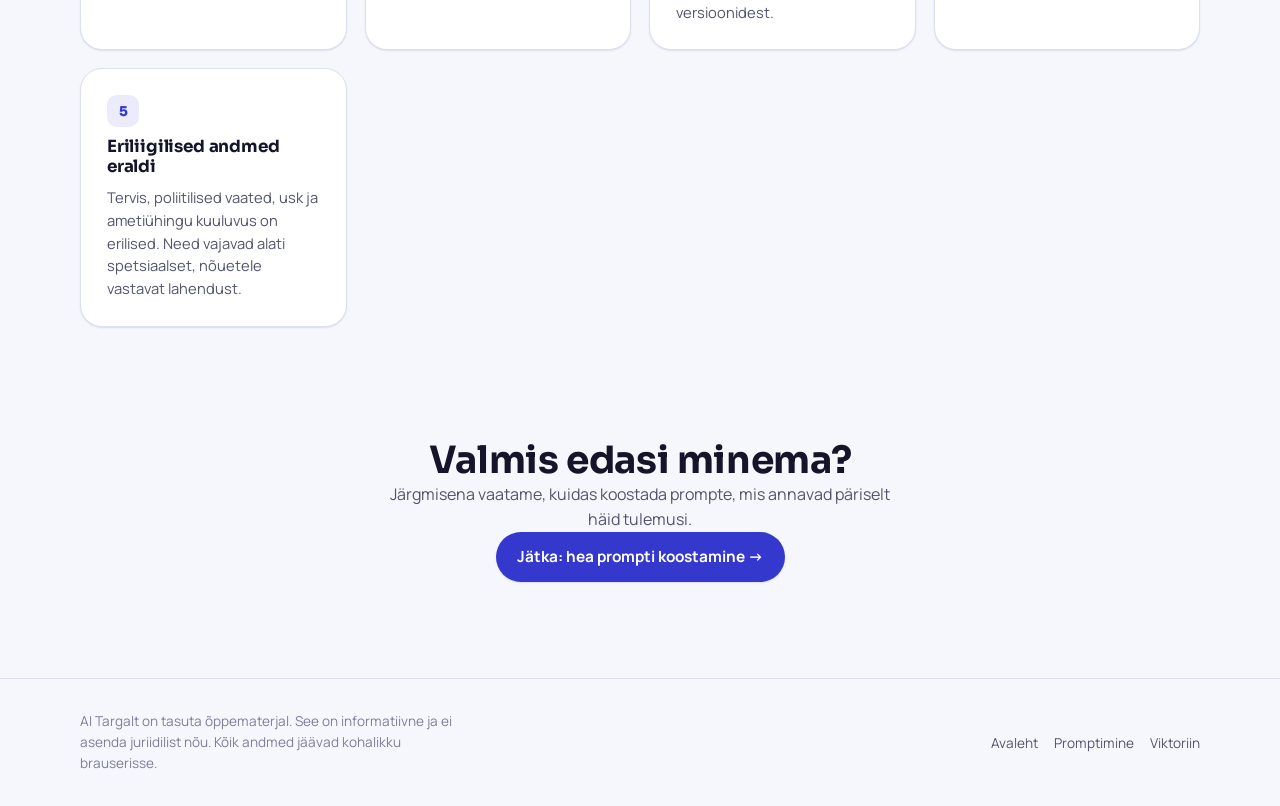
<file: turvalisus.html>
<!DOCTYPE html>
<html lang="et">
<head>
<meta charset="UTF-8">
<meta name="viewport" content="width=device-width, initial-scale=1">
<title>Andmekaitse ja turvaline AI kasutamine · AI Targalt</title>
<meta name="description" content="Õpi, milliseid andmeid tohib tehisintellekti tööriistadega jagada. Interaktiivne liigitusharjutus, tundlike andmete skänner ja kontrollnimekiri.">
<link rel="icon" href="data:,">
<link rel="stylesheet" href="css/style.css">
</head>
<body>
<a href="#sisu" class="skip-link">Liigu põhisisu juurde</a>

<header class="site-header">
  <div class="container header-inner">
    <a href="index.html" class="brand">
      <span class="brand-mark">AI</span>
      <span class="brand-text">Targalt</span>
    </a>
    <nav class="site-nav" id="site-nav" aria-label="Peamenüü">
      <ul>
        <li><a href="index.html">Avaleht</a></li>
        <li><a href="turvalisus.html" aria-current="page">Andmekaitse</a></li>
        <li><a href="promptimine.html">Promptimine</a></li>
        <li><a href="viktoriin.html">Viktoriin</a></li>
      </ul>
    </nav>
    <div class="header-actions">
      <span class="progress-chip"><span class="dot" data-progress-dot></span> <span data-progress-summary>0 / 3 moodulit läbitud</span></span>
      <button id="theme-toggle" class="icon-btn" type="button" aria-pressed="false" aria-label="Lülitu tumedale teemale">
        <svg class="icon-sun" viewBox="0 0 24 24" fill="none" stroke="currentColor" stroke-width="2" stroke-linecap="round"><circle cx="12" cy="12" r="4"/><path d="M12 2v3M12 19v3M4.2 4.2l2.1 2.1M17.7 17.7l2.1 2.1M2 12h3M19 12h3M4.2 19.8l2.1-2.1M17.7 6.3l2.1-2.1"/></svg>
      </button>
      <button id="nav-toggle" class="icon-btn nav-toggle" type="button" aria-expanded="false" aria-controls="site-nav" aria-label="Ava menüü">
        <svg viewBox="0 0 24 24" fill="none" stroke="currentColor" stroke-width="2" stroke-linecap="round"><path d="M4 7h16M4 12h16M4 17h16"/></svg>
      </button>
    </div>
  </div>
</header>

<main id="sisu">

  <section class="page-hero">
    <div class="container">
      <p class="eyebrow">Peatükk 1 / 3</p>
      <h1>Andmekaitse &amp; turvaline AI kasutamine</h1>
      <p class="lede">Enne kui midagi tehisintellektile kirjutad, tasub küsida: kas ma jagaks seda infot ka võõra inimesega telefonis? Sellel lehel harjutad andmete tundlikkuse hindamist, proovid tundliku info tuvastamise tööriista ja saad kaasa kontrollnimekirja.</p>
    </div>
  </section>

  <section class="tight">
    <div class="container">
      <div class="legend">
        <span class="signal signal--safe"><svg viewBox="0 0 24 24" fill="none" stroke="currentColor" stroke-width="2.2" stroke-linecap="round" stroke-linejoin="round"><path d="m9 12 2 2 4-4"/><circle cx="12" cy="12" r="9"/></svg> Turvaline</span>
        <span class="signal signal--caution"><svg viewBox="0 0 24 24" fill="none" stroke="currentColor" stroke-width="2.2" stroke-linecap="round" stroke-linejoin="round"><path d="M12 9v4M12 17h.01M10.3 3.9 1.8 18a2 2 0 0 0 1.7 3h17a2 2 0 0 0 1.7-3L13.7 3.9a2 2 0 0 0-3.4 0Z"/></svg> Ettevaatust</span>
        <span class="signal signal--danger"><svg viewBox="0 0 24 24" fill="none" stroke="currentColor" stroke-width="2.2" stroke-linecap="round" stroke-linejoin="round"><circle cx="12" cy="12" r="9"/><path d="m15 9-6 6M9 9l6 6"/></svg> Ära jaga</span>
      </div>
      <p class="lede" style="margin-top:14px;">Turvaline tähendab, et sisu ei sisalda isiklikku ega ärisaladust. Ettevaatust tähendab, et tegu on isikuandmetega ja vaja on heaks kiidetud tööriista. Ära jaga tähendab, et info on tundlik, eriliigiline või salastatud.</p>
    </div>
  </section>

  <section class="tight">
    <div class="container">
      <div class="section-head">
        <p class="eyebrow">Harjutus 1</p>
        <h2>Liigita 9 päris elu stsenaariumi</h2>
        <p>Loe iga olukorda ja vali, kuhu kategooriasse see kuulub. Saad kohe põhjendatud tagasisidet.</p>
      </div>

      <div id="classifier-board" class="classifier-board"></div>

      <div class="score-bar">
        <div class="track"><div class="fill" id="classifier-fill"></div></div>
        <strong id="classifier-score-text">0 õiget / 0 vastatud (9 kokku)</strong>
      </div>

      <div class="callout callout--success mt-24" id="classifier-done-banner" hidden>
        <span class="callout-icon" aria-hidden="true">
          <svg viewBox="0 0 24 24" fill="none" stroke="currentColor" stroke-width="2.2" stroke-linecap="round" stroke-linejoin="round"><path d="m9 12 2 2 4-4"/><circle cx="12" cy="12" r="9"/></svg>
        </span>
        <p><strong>Peatükk on märgitud lõpetatuks</strong>Jätka kontrollnimekirja ja skänneri juurde. Soovi korral liigu kohe edasi promptimise juurde.</p>
      </div>
    </div>
  </section>

  <section class="tight">
    <div class="container">
      <div class="card">
        <div class="section-head" style="margin-bottom:20px;">
          <p class="eyebrow">Harjutus 2</p>
          <h2>Tundlike andmete kiirkontroll</h2>
          <p>Kleebi tekst, mida kavatsed AI-le saata. Tööriist otsib levinumaid mustreid: isikukood, e-post, IBAN, pangakaardi number, telefon ja märksõnad nagu "parool" või "api key". See on lihtsustatud heuristika, mitte lõplik õiguslik hinnang.</p>
        </div>
        <div class="scanner">
          <label for="scan-input" class="sr-only">Sisesta kontrollitav tekst</label>
          <textarea id="scan-input" placeholder="Kleebi siia näidistekst...">Tere! Minu nimi on Mari Maasikas, isikukood 48901010001, minu e-mail on mari.maasikas@näide.ee ja telefon 5555 1234. Palun aita mul kirjutada avaldus.</textarea>
          <div class="btn-row">
            <button class="btn btn-primary" type="button" id="scan-btn">Kontrolli teksti</button>
            <button class="btn btn-secondary" type="button" id="scan-clear">Tühjenda</button>
          </div>
          <div class="scan-results" id="scan-results" aria-live="polite"></div>
        </div>
      </div>
    </div>
  </section>

  <section class="tight">
    <div class="container">
      <div class="section-head">
        <p class="eyebrow">Harjutus 3</p>
        <h2>Viimane kontroll enne saatmist</h2>
        <p>Märgi läbi enne, kui kleebid midagi tundlikumat AI vestlusesse. Sinu valikud jäävad meelde ka järgmisel külastusel.</p>
      </div>
      <ul class="checklist" id="pre-send-checklist">
        <li><input type="checkbox" id="c1"><label for="c1">Olen kontrollinud, et tekst ei sisalda isikukoodi, sünniaega ega muid otsetuvastajaid.</label></li>
        <li><input type="checkbox" id="c2"><label for="c2">Olen eemaldanud või asendanud paroolid, API-võtmed ja ligipääsuandmed.</label></li>
        <li><input type="checkbox" id="c3"><label for="c3">Kasutan oma organisatsiooni poolt heaks kiidetud AI-tööriista.</label></li>
        <li><input type="checkbox" id="c4"><label for="c4">Olen kontrollinud tööriista andmekasutuse seadeid (kas sisend läheb mudeli treenimiseks?).</label></li>
        <li><input type="checkbox" id="c5"><label for="c5">Jagatav info ei ole avaldamata äri- ega finantssaladus.</label></li>
        <li><input type="checkbox" id="c6"><label for="c6">Tundlikud andmed olen vajadusel anonümiseerinud või pseudonümiseerinud.</label></li>
      </ul>
    </div>
  </section>

  <section class="tight">
    <div class="container">
      <div class="section-head">
        <p class="eyebrow">Kokkuvõte</p>
        <h2>Viis kiiret põhimõtet meelde jätmiseks</h2>
      </div>
      <div class="tips-grid">
        <div class="card tip-card">
          <span class="tip-num">1</span>
          <h3>Minimeeri</h3>
          <p>Jaga ainult seda infot, mida ülesande täitmiseks päriselt vaja on. Ära jaga kogu konteksti "igaks juhuks".</p>
        </div>
        <div class="card tip-card">
          <span class="tip-num">2</span>
          <h3>Anonümiseeri</h3>
          <p>Asenda nimed, kontaktid ja tunnused üldsõnaliste kohatäitjatega, kui täpne isik pole vajalik.</p>
        </div>
        <div class="card tip-card">
          <span class="tip-num">3</span>
          <h3>Kontrolli tööriista</h3>
          <p>Ettevõtte tasemel lepingud (DPA) ja "ei kasuta minu andmeid treeninguks" seaded on olulised erinevused tasuta versioonidest.</p>
        </div>
        <div class="card tip-card">
          <span class="tip-num">4</span>
          <h3>Eelda avalikkust</h3>
          <p>Kirjuta nii, nagu see tekst võiks kunagi kellelegi teisele näha jääda. See on hea turvaharjumus.</p>
        </div>
        <div class="card tip-card">
          <span class="tip-num">5</span>
          <h3>Eriliigilised andmed eraldi</h3>
          <p>Tervis, poliitilised vaated, usk ja ametiühingu kuuluvus on erilised. Need vajavad alati spetsiaalset, nõuetele vastavat lahendust.</p>
        </div>
      </div>
    </div>
  </section>

  <section class="tight">
    <div class="container center-cta">
      <h2>Valmis edasi minema?</h2>
      <p>Järgmisena vaatame, kuidas koostada prompte, mis annavad päriselt häid tulemusi.</p>
      <div class="btn-row" style="justify-content:center;">
        <a href="promptimine.html" class="btn btn-primary">Jätka: hea prompti koostamine →</a>
      </div>
    </div>
  </section>

</main>

<footer class="site-footer">
  <div class="container footer-inner">
    <p>AI Targalt on tasuta õppematerjal. See on informatiivne ja ei asenda juriidilist nõu. Kõik andmed jäävad kohalikku brauserisse.</p>
    <nav aria-label="Jaluse lingid">
      <ul>
        <li><a href="index.html">Avaleht</a></li>
        <li><a href="promptimine.html">Promptimine</a></li>
        <li><a href="viktoriin.html">Viktoriin</a></li>
      </ul>
    </nav>
  </div>
</footer>

<script src="js/app.js"></script>
<script src="js/data-classifier.js"></script>
<script>
(function () {
  var CHECK_KEY = "ai-targalt-checklist";
  var list = document.getElementById("pre-send-checklist");
  if (!list) return;
  var boxes = Array.prototype.slice.call(list.querySelectorAll('input[type="checkbox"]'));

  function save() {
    var state = boxes.map(function (b) { return b.checked; });
    localStorage.setItem(CHECK_KEY, JSON.stringify(state));
    var anyChecked = state.some(Boolean);
    var allChecked = state.every(Boolean);
    if (anyChecked) window.AiTargalt.Progress.set("turvalisus", "in-progress");
    if (allChecked) window.AiTargalt.Progress.set("turvalisus", "done");
  }
  function restore() {
    try {
      var state = JSON.parse(localStorage.getItem(CHECK_KEY));
      if (Array.isArray(state)) {
        boxes.forEach(function (b, i) { b.checked = !!state[i]; b.closest("li").classList.toggle("checked", b.checked); });
      }
    } catch (e) {}
  }
  boxes.forEach(function (b) {
    b.addEventListener("change", function () {
      b.closest("li").classList.toggle("checked", b.checked);
      save();
    });
  });
  restore();

  var input = document.getElementById("scan-input");
  var out = document.getElementById("scan-results");
  var btn = document.getElementById("scan-btn");
  var clearBtn = document.getElementById("scan-clear");
  function render() {
    var hits = window.AiTargalt.scanText(input.value);
    out.innerHTML = "";
    if (!input.value.trim()) return;
    if (hits.length === 0) {
      out.innerHTML = '<div class="scan-clean"><svg viewBox="0 0 24 24" fill="none" stroke="currentColor" stroke-width="2" stroke-linecap="round" stroke-linejoin="round"><path d="m9 12 2 2 4-4"/><circle cx="12" cy="12" r="9"/></svg> Ilmseid tundliku info märke ei leitud.</div>';
    } else {
      hits.forEach(function (h) {
        var div = document.createElement("div");
        div.className = "scan-hit";
        div.innerHTML = '<svg viewBox="0 0 24 24" fill="none" stroke="currentColor" stroke-width="2" stroke-linecap="round" stroke-linejoin="round"><path d="M12 9v4M12 17h.01M10.3 3.9 1.8 18a2 2 0 0 0 1.7 3h17a2 2 0 0 0 1.7-3L13.7 3.9a2 2 0 0 0-3.4 0Z"/></svg> Leitud: ' + h.type + ' (' + h.count + ')';
        out.appendChild(div);
      });
    }
    window.AiTargalt.Progress.set("turvalisus", "in-progress");
  }
  if (btn) btn.addEventListener("click", render);
  if (clearBtn) clearBtn.addEventListener("click", function () { input.value = ""; out.innerHTML = ""; });
})();
</script>
</body>
</html>
</file>
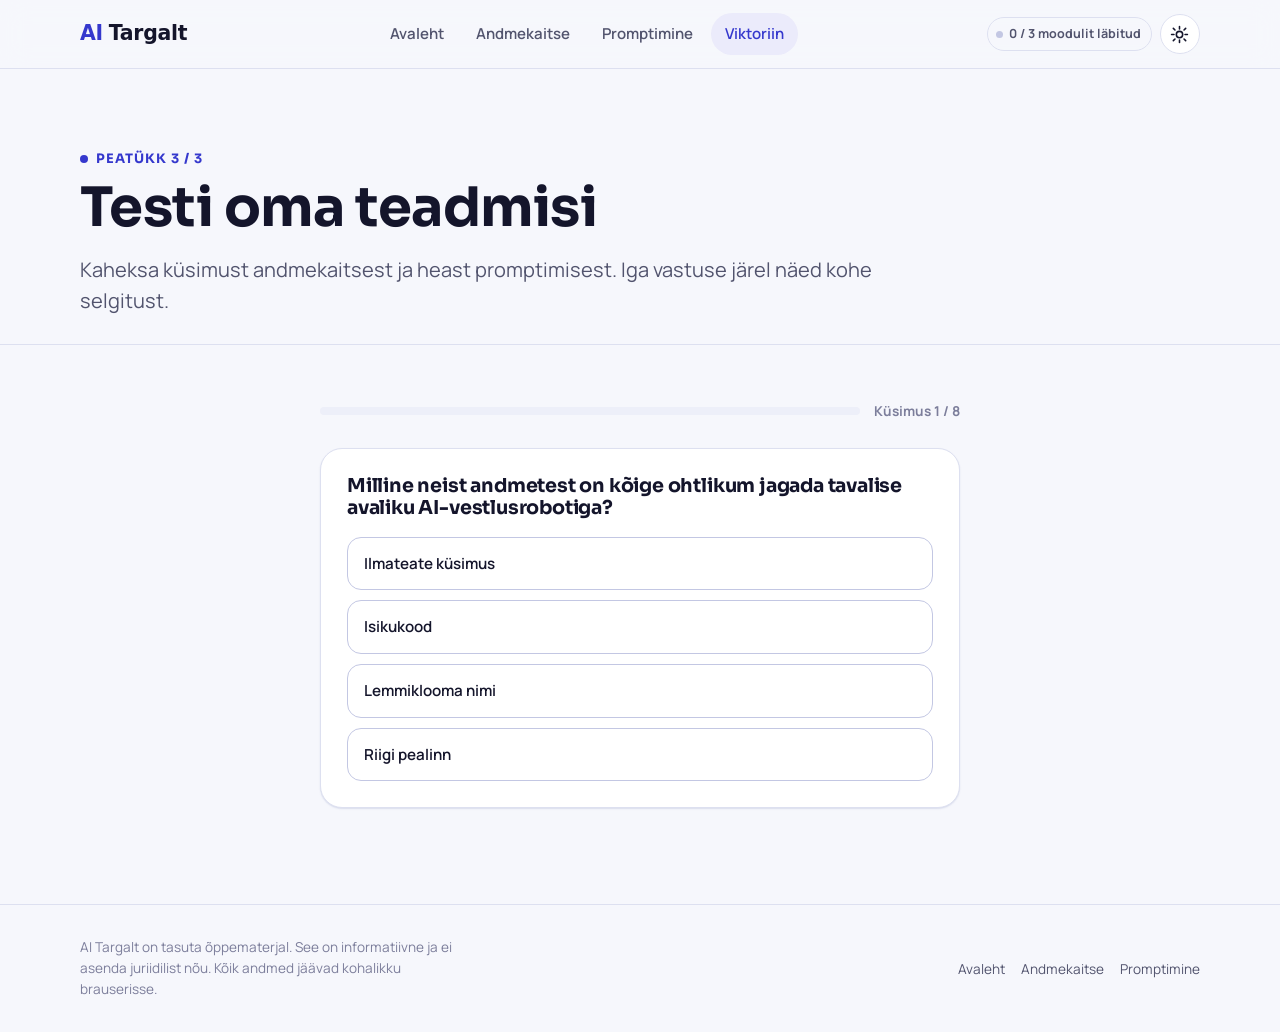
<file: viktoriin.html>
<!DOCTYPE html>
<html lang="et">
<head>
<meta charset="UTF-8">
<meta name="viewport" content="width=device-width, initial-scale=1">
<title>Viktoriin · AI Targalt</title>
<meta name="description" content="Testi oma teadmisi andmekaitsest ja heast promptimisest kaheksa küsimusega.">
<link rel="icon" href="data:,">
<link rel="stylesheet" href="css/style.css">
</head>
<body>
<a href="#sisu" class="skip-link">Liigu põhisisu juurde</a>

<header class="site-header">
  <div class="container header-inner">
    <a href="index.html" class="brand">
      <span class="brand-mark">AI</span>
      <span class="brand-text">Targalt</span>
    </a>
    <nav class="site-nav" id="site-nav" aria-label="Peamenüü">
      <ul>
        <li><a href="index.html">Avaleht</a></li>
        <li><a href="turvalisus.html">Andmekaitse</a></li>
        <li><a href="promptimine.html">Promptimine</a></li>
        <li><a href="viktoriin.html" aria-current="page">Viktoriin</a></li>
      </ul>
    </nav>
    <div class="header-actions">
      <span class="progress-chip"><span class="dot" data-progress-dot></span> <span data-progress-summary>0 / 3 moodulit läbitud</span></span>
      <button id="theme-toggle" class="icon-btn" type="button" aria-pressed="false" aria-label="Lülitu tumedale teemale">
        <svg class="icon-sun" viewBox="0 0 24 24" fill="none" stroke="currentColor" stroke-width="2" stroke-linecap="round"><circle cx="12" cy="12" r="4"/><path d="M12 2v3M12 19v3M4.2 4.2l2.1 2.1M17.7 17.7l2.1 2.1M2 12h3M19 12h3M4.2 19.8l2.1-2.1M17.7 6.3l2.1-2.1"/></svg>
      </button>
      <button id="nav-toggle" class="icon-btn nav-toggle" type="button" aria-expanded="false" aria-controls="site-nav" aria-label="Ava menüü">
        <svg viewBox="0 0 24 24" fill="none" stroke="currentColor" stroke-width="2" stroke-linecap="round"><path d="M4 7h16M4 12h16M4 17h16"/></svg>
      </button>
    </div>
  </div>
</header>

<main id="sisu">

  <section class="page-hero">
    <div class="container">
      <p class="eyebrow">Peatükk 3 / 3</p>
      <h1>Testi oma teadmisi</h1>
      <p class="lede">Kaheksa küsimust andmekaitsest ja heast promptimisest. Iga vastuse järel näed kohe selgitust.</p>
    </div>
  </section>

  <section class="tight">
    <div class="container quiz-wrap">
      <div class="quiz-progress">
        <div class="track"><div class="fill" id="quiz-progress-fill"></div></div>
        <span id="quiz-progress-label">Küsimus 1 / 8</span>
      </div>
      <div class="card quiz-card" id="quiz-card"></div>
    </div>
  </section>

</main>

<footer class="site-footer">
  <div class="container footer-inner">
    <p>AI Targalt on tasuta õppematerjal. See on informatiivne ja ei asenda juriidilist nõu. Kõik andmed jäävad kohalikku brauserisse.</p>
    <nav aria-label="Jaluse lingid">
      <ul>
        <li><a href="index.html">Avaleht</a></li>
        <li><a href="turvalisus.html">Andmekaitse</a></li>
        <li><a href="promptimine.html">Promptimine</a></li>
      </ul>
    </nav>
  </div>
</footer>

<script src="js/app.js"></script>
<script src="js/quiz.js"></script>
</body>
</html>
</file>
<file: css/style.css>
@import url('https://fonts.googleapis.com/css2?family=Sora:wght@400;500;600;700;800&family=Manrope:wght@400;500;600;700&display=swap');

:root {
  --surface: #F6F7FC;
  --surface-raised: #FFFFFF;
  --surface-sunken: #EDEFF9;
  --border: #DDE0F0;
  --border-strong: #C3C7E3;

  --content: #14152B;
  --content-muted: #52546E;
  --content-faint: #7C7E9B;

  --accent: #3538CD;
  --accent-strong: #292C9E;
  --accent-soft: #EBEBFB;
  --accent-contrast: #FFFFFF;

  --signal-safe: #0F7A4E;
  --signal-safe-soft: #E4F6EC;
  --signal-caution: #9A5B00;
  --signal-caution-soft: #FDF1DD;
  --signal-danger: #B0203A;
  --signal-danger-soft: #FBE7EA;

  --shadow-color: 229deg 40% 45%;
  --shadow-sm: 0 1px 2px hsl(var(--shadow-color) / 0.10), 0 1px 1px hsl(var(--shadow-color) / 0.06);
  --shadow-md: 0 8px 24px -8px hsl(var(--shadow-color) / 0.22), 0 2px 6px -2px hsl(var(--shadow-color) / 0.12);
  --shadow-lg: 0 24px 48px -12px hsl(var(--shadow-color) / 0.28);

  --radius-sm: 8px;
  --radius-md: 14px;
  --radius-lg: 22px;
  --radius-pill: 999px;

  --font-display: 'Sora', system-ui, -apple-system, 'Segoe UI', sans-serif;
  --font-body: 'Manrope', system-ui, -apple-system, 'Segoe UI', Roboto, sans-serif;
  --font-brand: -apple-system, BlinkMacSystemFont, 'SF Pro Display', 'SF Pro Text', system-ui, 'Segoe UI', Roboto, sans-serif;

  --container: 1160px;

  color-scheme: light;
}

@media (prefers-color-scheme: dark) {
  :root:not([data-theme="light"]) {
    --surface: #0C0D1B;
    --surface-raised: #151729;
    --surface-sunken: #0F1120;
    --border: #2B2D48;
    --border-strong: #3B3E63;

    --content: #F0F1FA;
    --content-muted: #ACAFCB;
    --content-faint: #7E81A3;

    --accent: #8D90FF;
    --accent-strong: #ABADFF;
    --accent-soft: #211F45;
    --accent-contrast: #10112A;

    --signal-safe: #4FD394;
    --signal-safe-soft: #123528;
    --signal-caution: #FFB84D;
    --signal-caution-soft: #3A2A0C;
    --signal-danger: #FF7A90;
    --signal-danger-soft: #3B1622;

    --shadow-color: 230deg 60% 3%;
    color-scheme: dark;
  }
}

:root[data-theme="dark"] {
  --surface: #0C0D1B;
  --surface-raised: #151729;
  --surface-sunken: #0F1120;
  --border: #2B2D48;
  --border-strong: #3B3E63;

  --content: #F0F1FA;
  --content-muted: #ACAFCB;
  --content-faint: #7E81A3;

  --accent: #8D90FF;
  --accent-strong: #ABADFF;
  --accent-soft: #211F45;
  --accent-contrast: #10112A;

  --signal-safe: #4FD394;
  --signal-safe-soft: #123528;
  --signal-caution: #FFB84D;
  --signal-caution-soft: #3A2A0C;
  --signal-danger: #FF7A90;
  --signal-danger-soft: #3B1622;

  --shadow-color: 230deg 60% 3%;
  color-scheme: dark;
}

*, *::before, *::after { box-sizing: border-box; }
* { margin: 0; }
html { -webkit-text-size-adjust: 100%; }
body {
  min-height: 100dvh;
  font-family: var(--font-body);
  background: var(--surface);
  color: var(--content);
  line-height: 1.55;
  font-size: 16px;
  transition: background-color .25s ease, color .25s ease;
}
img, svg { display: block; max-width: 100%; }
[hidden] { display: none !important; }
button, input, textarea, select { font: inherit; color: inherit; }
a { color: inherit; }
ul, ol { padding: 0; margin: 0; list-style: none; }
h1, h2, h3, h4 { font-family: var(--font-display); line-height: 1.15; letter-spacing: -0.01em; font-weight: 700; }

@media (prefers-reduced-motion: reduce) {
  *, *::before, *::after { animation-duration: 0.001ms !important; animation-iteration-count: 1 !important; transition-duration: 0.001ms !important; scroll-behavior: auto !important; }
}

:focus-visible {
  outline: 2.5px solid var(--accent);
  outline-offset: 2px;
  border-radius: 4px;
}
.sr-only {
  position: absolute; width: 1px; height: 1px; padding: 0; margin: -1px;
  overflow: hidden; clip: rect(0,0,0,0); white-space: nowrap; border: 0;
}
.skip-link {
  position: absolute; left: 1rem; top: -60px;
  background: var(--accent); color: var(--accent-contrast);
  padding: .75rem 1.25rem; border-radius: var(--radius-sm);
  font-weight: 600; z-index: 100; transition: top .2s ease;
}
.skip-link:focus { top: 1rem; }

.container {
  width: 100%;
  max-width: var(--container);
  margin-inline: auto;
  padding-inline: 20px;
}
main { display: block; }
section { padding-block: clamp(48px, 8vw, 96px); }
section.tight { padding-block: clamp(32px, 5vw, 56px); }

.eyebrow {
  display: inline-flex; align-items: center; gap: 8px;
  font-family: var(--font-display);
  font-size: 13px; font-weight: 700; letter-spacing: 0.08em; text-transform: uppercase;
  color: var(--accent);
}
.eyebrow::before {
  content: ""; width: 8px; height: 8px; border-radius: 50%;
  background: var(--accent); flex-shrink: 0;
}

h1 { font-size: clamp(2.1rem, 4.4vw, 3.4rem); }
h2 { font-size: clamp(1.6rem, 3vw, 2.35rem); }
h3 { font-size: clamp(1.15rem, 1.6vw, 1.4rem); }
p { color: var(--content-muted); max-width: 68ch; }
.lede { font-size: clamp(1.05rem, 1.6vw, 1.25rem); color: var(--content-muted); }

.section-head { max-width: 620px; margin-bottom: clamp(28px, 4vw, 44px); }
.section-head h2 { color: var(--content); margin-top: 10px; }
.section-head p { margin-top: 12px; }
.section-head.center { margin-inline: auto; text-align: center; }

.site-header {
  position: sticky; top: 0; z-index: 50;
  background: color-mix(in srgb, var(--surface) 88%, transparent);
  backdrop-filter: blur(14px) saturate(1.4);
  border-bottom: 1px solid var(--border);
}
.header-inner {
  display: flex; align-items: center; justify-content: space-between;
  height: 68px; gap: 16px;
}
.brand {
  display: inline-flex; align-items: baseline; gap: 6px;
  text-decoration: none; font-family: var(--font-brand); font-weight: 700;
  font-size: 1.28rem; letter-spacing: -0.015em; color: var(--content); flex-shrink: 0;
}
.brand-mark { color: var(--accent); }
.brand-text { color: var(--content); }

.site-nav ul { display: flex; gap: 4px; }
.site-nav a {
  display: inline-block; padding: 9px 14px; border-radius: var(--radius-pill);
  text-decoration: none; font-weight: 600; font-size: 0.94rem; color: var(--content-muted);
  transition: background-color .15s ease, color .15s ease;
}
.site-nav a:hover { color: var(--content); background: var(--surface-sunken); }
.site-nav a[aria-current="page"] { color: var(--accent); background: var(--accent-soft); }

.header-actions { display: flex; align-items: center; gap: 8px; }
.icon-btn {
  display: inline-grid; place-items: center;
  width: 40px; height: 40px; border-radius: var(--radius-pill);
  border: 1px solid var(--border); background: var(--surface-raised);
  cursor: pointer; color: var(--content);
  transition: border-color .15s ease, background-color .15s ease, transform .15s ease;
}
.icon-btn:hover { border-color: var(--border-strong); transform: translateY(-1px); }
.icon-btn svg { width: 19px; height: 19px; }
.icon-moon { display: none; }
:root[data-theme="dark"] .icon-sun,
@media (prefers-color-scheme: dark) { }
.nav-toggle { display: none; }

.progress-chip {
  display: none; align-items: center; gap: 6px;
  font-size: 12.5px; font-weight: 700; color: var(--content-muted);
  border: 1px solid var(--border); border-radius: var(--radius-pill);
  padding: 6px 10px 6px 8px;
}
.progress-chip .dot { width: 7px; height: 7px; border-radius: 50%; background: var(--border-strong); }

@media (min-width: 720px) { .progress-chip { display: inline-flex; } }

@media (max-width: 860px) {
  .site-nav {
    position: fixed; inset: 68px 0 auto 0; background: var(--surface-raised);
    border-bottom: 1px solid var(--border); padding: 10px 20px 18px;
    transform: translateY(-8px); opacity: 0; pointer-events: none;
    transition: opacity .18s ease, transform .18s ease; box-shadow: var(--shadow-md);
  }
  .site-nav.open { opacity: 1; transform: translateY(0); pointer-events: auto; }
  .site-nav ul { flex-direction: column; gap: 2px; }
  .site-nav a { display: block; padding: 12px 14px; }
  .nav-toggle { display: inline-grid; }
}

.btn {
  --btn-pad-y: 12px;
  display: inline-flex; align-items: center; justify-content: center; gap: 8px;
  padding: var(--btn-pad-y) 20px; border-radius: var(--radius-pill);
  font-weight: 700; font-size: 0.96rem; text-decoration: none; cursor: pointer;
  border: 1px solid transparent; min-height: 44px;
  transition: transform .15s ease, box-shadow .15s ease, background-color .15s ease, border-color .15s ease;
}
.btn:active { transform: translateY(1px); }
.btn svg { width: 17px; height: 17px; }
.btn-primary { background: var(--accent); color: var(--accent-contrast); box-shadow: var(--shadow-sm); }
.btn-primary:hover { background: var(--accent-strong); box-shadow: var(--shadow-md); }
.btn-secondary { background: var(--surface-raised); color: var(--content); border-color: var(--border-strong); }
.btn-secondary:hover { border-color: var(--accent); color: var(--accent); }
.btn-ghost { background: transparent; color: var(--content-muted); }
.btn-ghost:hover { color: var(--content); background: var(--surface-sunken); }
.btn-sm { min-height: 36px; padding: 8px 14px; font-size: 0.86rem; }
.btn-block { width: 100%; }
.btn[disabled] { opacity: .5; cursor: not-allowed; }

.btn-row { display: flex; gap: 12px; flex-wrap: wrap; align-items: center; }

.card {
  background: var(--surface-raised); border: 1px solid var(--border);
  border-radius: var(--radius-lg); padding: 26px;
  box-shadow: var(--shadow-sm);
}

.module-grid { display: grid; gap: 20px; grid-template-columns: repeat(auto-fit, minmax(260px, 1fr)); }
.module-card {
  display: flex; flex-direction: column; gap: 14px;
  text-decoration: none; color: var(--content);
  transition: transform .18s ease, box-shadow .18s ease, border-color .18s ease;
  position: relative; overflow: hidden;
}
.module-card:hover { transform: translateY(-4px); box-shadow: var(--shadow-md); border-color: var(--border-strong); }
.module-card .icon-badge { width: 46px; height: 46px; border-radius: 13px; display: grid; place-items: center; background: var(--accent-soft); color: var(--accent); transition: transform .18s ease; }
.module-card .icon-badge svg { width: 24px; height: 24px; }
.module-card:hover .icon-badge { transform: scale(1.1); }
.module-card h3 { margin-top: 2px; }
.module-card p { font-size: 0.95rem; margin: 0; }
.module-card .card-foot { margin-top: auto; display: flex; align-items: center; justify-content: space-between; padding-top: 6px; }
.module-card .go { display: inline-flex; align-items: center; gap: 6px; font-weight: 700; color: var(--accent); font-size: 0.9rem; }
.module-card .go svg { width: 16px; height: 16px; transition: transform .15s ease; }
.module-card:hover .go svg { transform: translateX(3px); }

.status-badge {
  display: inline-flex; align-items: center; gap: 6px;
  font-size: 12px; font-weight: 700; padding: 4px 10px; border-radius: var(--radius-pill);
  background: var(--surface-sunken); color: var(--content-faint);
}
.status-badge[data-state="in-progress"] { background: var(--signal-caution-soft); color: var(--signal-caution); }
.status-badge[data-state="done"] { background: var(--signal-safe-soft); color: var(--signal-safe); }
.status-badge .dot { width: 6px; height: 6px; border-radius: 50%; background: currentColor; }

.hero {
  padding-block: clamp(56px, 9vw, 108px) clamp(40px, 6vw, 72px);
  position: relative; overflow: hidden;
}
.hero::before {
  content: ""; position: absolute; inset: -20% -10% auto -10%; height: 480px;
  background:
    radial-gradient(circle at 18% 20%, color-mix(in srgb, var(--accent) 16%, transparent), transparent 60%),
    radial-gradient(circle at 82% 0%, color-mix(in srgb, var(--signal-safe) 12%, transparent), transparent 55%);
  pointer-events: none; z-index: 0;
}
.hero-grid { display: grid; gap: 48px; grid-template-columns: 1.05fr 0.95fr; align-items: center; position: relative; z-index: 1; }
@media (max-width: 940px) { .hero-grid { grid-template-columns: 1fr; } }
.hero h1 { margin-top: 14px; }
.hero .lede { margin-top: 18px; max-width: 52ch; }
.hero .btn-row { margin-top: 30px; }
.hero-stats { display: flex; gap: 28px; margin-top: 36px; flex-wrap: wrap; }
.hero-stats .stat b { display: block; font-family: var(--font-display); font-size: 1.5rem; color: var(--content); }
.hero-stats .stat span { font-size: 0.85rem; color: var(--content-faint); }

.legend { display: flex; flex-wrap: wrap; gap: 10px; }
.signal {
  display: inline-flex; align-items: center; gap: 7px;
  padding: 7px 13px; border-radius: var(--radius-pill);
  font-weight: 700; font-size: 0.86rem; border: 1px solid transparent;
}
.signal svg { width: 16px; height: 16px; flex-shrink: 0; }
.signal--safe    { background: var(--signal-safe-soft);    color: var(--signal-safe); }
.signal--caution { background: var(--signal-caution-soft); color: var(--signal-caution); }
.signal--danger  { background: var(--signal-danger-soft);  color: var(--signal-danger); }

.page-hero { padding-block: clamp(44px, 7vw, 76px) 28px; border-bottom: 1px solid var(--border); }
.page-hero .eyebrow { margin-bottom: 8px; }
.page-hero p.lede { margin-top: 14px; }

.classifier-board { display: grid; gap: 18px; grid-template-columns: repeat(auto-fill, minmax(280px, 1fr)); margin-top: 8px; }
.data-card {
  border: 1px solid var(--border); border-radius: var(--radius-md); padding: 20px;
  background: var(--surface-raised); display: flex; flex-direction: column; gap: 14px;
  transition: border-color .15s ease;
}
.data-card p.scenario { color: var(--content); font-weight: 600; font-size: 0.98rem; margin: 0; }
.choice-row { display: grid; grid-template-columns: repeat(3, 1fr); gap: 8px; }
.choice-btn {
  display: inline-flex; align-items: center; justify-content: center; gap: 5px;
  border: 1.5px solid var(--border-strong); background: var(--surface-raised);
  border-radius: var(--radius-sm); padding: 9px 6px; font-weight: 700; font-size: 0.78rem;
  cursor: pointer; min-height: 44px; color: var(--content-muted);
  transition: all .15s ease; text-align: center; line-height: 1.15;
}
.choice-btn svg { width: 15px; height: 15px; flex-shrink: 0; }
.choice-btn:hover { border-color: var(--accent); color: var(--accent); }
.choice-btn[data-picked="true"] { color: #fff; border-color: transparent; }
.choice-btn.safe[data-picked="true"] { background: var(--signal-safe); }
.choice-btn.caution[data-picked="true"] { background: var(--signal-caution); }
.choice-btn.danger[data-picked="true"] { background: var(--signal-danger); }
.choice-btn[disabled] { cursor: default; }
.data-card .feedback {
  display: none; font-size: 0.86rem; border-radius: var(--radius-sm); padding: 10px 12px;
  border: 1px solid var(--border); background: var(--surface-sunken); color: var(--content-muted);
}
.data-card.answered .feedback { display: block; }
.data-card.correct { border-color: var(--signal-safe); }
.data-card.incorrect { border-color: var(--signal-danger); }

.score-bar { display: flex; align-items: center; gap: 14px; flex-wrap: wrap; margin-top: 28px; }
.score-bar .track { flex: 1 1 220px; height: 10px; border-radius: var(--radius-pill); background: var(--surface-sunken); overflow: hidden; }
.score-bar .fill { height: 100%; width: 0%; background: linear-gradient(90deg, var(--signal-safe), var(--accent)); transition: width .3s ease; }
.score-bar strong { font-family: var(--font-display); font-size: 1rem; }

.checklist { display: flex; flex-direction: column; gap: 10px; margin-top: 8px; }
.checklist li {
  display: flex; align-items: flex-start; gap: 12px;
  border: 1px solid var(--border); background: var(--surface-raised);
  border-radius: var(--radius-md); padding: 14px 16px;
}
.checklist input[type="checkbox"] {
  width: 22px; height: 22px; flex-shrink: 0; margin-top: 1px;
  accent-color: var(--accent); cursor: pointer;
}
.checklist label { cursor: pointer; font-weight: 600; color: var(--content); }
.checklist li.checked { border-color: var(--signal-safe); background: var(--signal-safe-soft); }
.checklist li.checked label { color: var(--signal-safe); }

.scanner { display: grid; gap: 16px; }
.scanner textarea {
  width: 100%; min-height: 140px; resize: vertical;
  border: 1.5px solid var(--border-strong); border-radius: var(--radius-md);
  padding: 14px 16px; background: var(--surface-raised); color: var(--content);
  font-family: var(--font-body); font-size: 0.96rem;
}
.scanner textarea:focus-visible { border-color: var(--accent); }
.scan-results { display: flex; flex-direction: column; gap: 10px; }
.scan-hit {
  display: flex; align-items: center; gap: 10px;
  border-radius: var(--radius-sm); padding: 10px 12px;
  background: var(--signal-danger-soft); color: var(--signal-danger); font-weight: 700; font-size: 0.88rem;
}
.scan-hit svg { width: 17px; height: 17px; flex-shrink: 0; }
.scan-clean {
  display: flex; align-items: center; gap: 10px;
  border-radius: var(--radius-sm); padding: 10px 12px;
  background: var(--signal-safe-soft); color: var(--signal-safe); font-weight: 700; font-size: 0.88rem;
}
.scan-clean svg { width: 17px; height: 17px; }

.tips-grid { display: grid; gap: 18px; grid-template-columns: repeat(auto-fit, minmax(240px, 1fr)); }
.tip-card { display: flex; flex-direction: column; gap: 10px; transition: transform .18s ease, box-shadow .18s ease, border-color .18s ease; }
.tip-card:hover { transform: scale(1.02); box-shadow: var(--shadow-md); border-color: var(--border-strong); }
.tip-num {
  font-family: var(--font-display); font-weight: 800; font-size: 0.85rem;
  color: var(--accent); background: var(--accent-soft);
  width: 32px; height: 32px; border-radius: 10px; display: grid; place-items: center;
  transition: transform .18s ease;
}
.tip-card:hover .tip-num { transform: scale(1.12); }
.tip-card h3 { font-size: 1.05rem; margin: 0; }
.tip-card p { font-size: 0.92rem; margin: 0; }
.tip-example {
  font-size: 0.85rem; background: var(--surface-sunken); border-radius: var(--radius-sm);
  padding: 10px 12px; color: var(--content-muted); font-style: italic; border-left: 3px solid var(--accent);
}

.anatomy { display: flex; flex-direction: column; gap: 12px; margin-top: 8px; }
.anatomy-part {
  display: grid; grid-template-columns: 44px 1fr; gap: 16px;
  border: 1px solid var(--border); border-radius: var(--radius-md);
  padding: 16px 18px; background: var(--surface-raised); cursor: pointer;
  transition: transform .18s ease, box-shadow .18s ease, border-color .18s ease;
}
.anatomy-part:hover { transform: scale(1.015); box-shadow: var(--shadow-md); border-color: var(--border-strong); }
.anatomy-part .num {
  width: 44px; height: 44px; border-radius: 12px; background: var(--accent-soft); color: var(--accent);
  display: grid; place-items: center; font-family: var(--font-display); font-weight: 800;
  transition: transform .18s ease;
}
.anatomy-part:hover .num { transform: scale(1.12); }
.anatomy-part h3 { font-size: 1rem; margin-bottom: 4px; }
.anatomy-part p { font-size: 0.9rem; margin: 0; }

.builder { display: grid; gap: 24px; grid-template-columns: 1fr 1fr; align-items: start; }
@media (max-width: 880px) { .builder { grid-template-columns: 1fr; } }
.builder-field { display: flex; flex-direction: column; gap: 6px; margin-bottom: 16px; }
.builder-field label { font-weight: 700; font-size: 0.88rem; color: var(--content); }
.builder-field span.hint { font-size: 0.78rem; color: var(--content-faint); font-weight: 500; }
.builder-field input, .builder-field textarea {
  border: 1.5px solid var(--border-strong); border-radius: var(--radius-sm);
  padding: 11px 13px; background: var(--surface-raised); color: var(--content); font-size: 0.94rem;
}
.builder-field textarea { min-height: 72px; resize: vertical; }
.builder-field input:focus-visible, .builder-field textarea:focus-visible { border-color: var(--accent); }

.prompt-preview {
  position: sticky; top: 88px;
  border: 1.5px dashed var(--border-strong); border-radius: var(--radius-md);
  background: var(--surface-sunken); padding: 20px; min-height: 220px;
}
.prompt-preview pre {
  white-space: pre-wrap; word-break: break-word; font-family: 'SFMono-Regular', Consolas, monospace;
  font-size: 0.88rem; color: var(--content); line-height: 1.6;
}
.prompt-preview .empty { color: var(--content-faint); font-style: italic; }
.prompt-preview-head { display: flex; align-items: center; justify-content: space-between; margin-bottom: 12px; }
.prompt-preview-head strong { font-family: var(--font-display); font-size: 0.85rem; letter-spacing: .04em; text-transform: uppercase; color: var(--content-faint); }

.compare-card { display: flex; flex-direction: column; gap: 16px; }
.compare-tabs { display: inline-flex; border: 1px solid var(--border-strong); border-radius: var(--radius-pill); padding: 3px; align-self: flex-start; }
.compare-tabs button {
  border: none; background: transparent; padding: 8px 18px; border-radius: var(--radius-pill);
  font-weight: 700; font-size: 0.85rem; cursor: pointer; color: var(--content-muted);
}
.compare-tabs button[aria-selected="true"].bad { background: var(--signal-danger); color: #fff; }
.compare-tabs button[aria-selected="true"].good { background: var(--signal-safe); color: #fff; }
.compare-body { border: 1px solid var(--border); border-radius: var(--radius-md); padding: 18px 20px; background: var(--surface-sunken); }
.compare-body p.prompt-text { color: var(--content); font-size: 0.96rem; margin: 0 0 10px; font-family: 'SFMono-Regular', Consolas, monospace; line-height: 1.6; }
.compare-body .why { font-size: 0.86rem; color: var(--content-muted); margin: 0; display: flex; gap: 8px; }
.compare-body .why svg { width: 16px; height: 16px; flex-shrink: 0; margin-top: 2px; }
.compare-panel[hidden] { display: none; }

.rater-result { display: none; flex-direction: column; gap: 10px; margin-top: 16px; }
.rater-result.show { display: flex; }
.rater-check { display: flex; align-items: center; gap: 10px; font-size: 0.9rem; font-weight: 600; color: var(--content-muted); }
.rater-check svg { width: 18px; height: 18px; flex-shrink: 0; }
.rater-check.pass { color: var(--signal-safe); }
.rater-check.fail { color: var(--content-faint); }

.accordion-item { border-bottom: 1px solid var(--border); }
.accordion-item button {
  width: 100%; display: flex; align-items: center; justify-content: space-between; gap: 12px;
  background: none; border: none; padding: 18px 4px; text-align: left; cursor: pointer;
  font-weight: 700; font-size: 1rem; color: var(--content);
}
.accordion-item svg { width: 18px; height: 18px; flex-shrink: 0; transition: transform .2s ease; color: var(--content-faint); }
.accordion-item[data-open="true"] svg { transform: rotate(180deg); }
.accordion-item .panel { max-height: 0; overflow: hidden; transition: max-height .25s ease; }
.accordion-item .panel p { padding: 0 4px 18px; font-size: 0.93rem; }

.quiz-wrap { max-width: 680px; margin-inline: auto; }
.quiz-progress { display: flex; align-items: center; gap: 14px; margin-bottom: 26px; }
.quiz-progress .track { flex: 1; height: 8px; background: var(--surface-sunken); border-radius: var(--radius-pill); overflow: hidden; }
.quiz-progress .fill { height: 100%; width: 0%; background: var(--accent); transition: width .3s ease; }
.quiz-progress span { font-size: 0.85rem; font-weight: 700; color: var(--content-faint); white-space: nowrap; }

.quiz-card { display: flex; flex-direction: column; gap: 18px; }
.quiz-card h3 { font-size: 1.2rem; }
.quiz-options { display: flex; flex-direction: column; gap: 10px; }
.quiz-option {
  text-align: left; border: 1.5px solid var(--border-strong); border-radius: var(--radius-md);
  padding: 14px 16px; background: var(--surface-raised); cursor: pointer; font-weight: 600; font-size: 0.95rem;
  display: flex; align-items: center; justify-content: space-between; gap: 10px;
  transition: border-color .15s ease, background-color .15s ease;
}
.quiz-option:hover { border-color: var(--accent); }
.quiz-option[data-state="correct"] { border-color: var(--signal-safe); background: var(--signal-safe-soft); color: var(--signal-safe); }
.quiz-option[data-state="wrong"] { border-color: var(--signal-danger); background: var(--signal-danger-soft); color: var(--signal-danger); }
.quiz-option[disabled] { cursor: default; }
.quiz-explain {
  display: none; font-size: 0.9rem; color: var(--content-muted);
  background: var(--surface-sunken); border-radius: var(--radius-sm); padding: 12px 14px;
}
.quiz-explain.show { display: block; }
.quiz-result { text-align: center; display: flex; flex-direction: column; align-items: center; gap: 14px; }
.quiz-result .big-score { font-family: var(--font-display); font-size: 3rem; font-weight: 800; color: var(--accent); }

.stat-grid { display: grid; gap: 18px; grid-template-columns: repeat(auto-fit, minmax(220px, 1fr)); }
.stat-card b { display: block; font-family: var(--font-display); font-size: 2rem; color: var(--accent); }
.stat-card span { font-size: 0.88rem; color: var(--content-muted); }

.callout {
  border: 1px solid var(--border);
  border-radius: var(--radius-lg); padding: 20px 22px; background: var(--surface-raised);
  display: flex; gap: 16px; align-items: flex-start;
  box-shadow: var(--shadow-sm);
  transition: transform .18s ease, box-shadow .18s ease, border-color .18s ease;
}
.callout:hover { transform: scale(1.015); box-shadow: var(--shadow-md); border-color: var(--border-strong); }
.callout .callout-icon {
  flex-shrink: 0; width: 42px; height: 42px; border-radius: 13px;
  display: grid; place-items: center; background: var(--accent-soft); color: var(--accent);
  transition: transform .18s ease;
}
.callout:hover .callout-icon { transform: scale(1.1); }
.callout .callout-icon svg { width: 21px; height: 21px; }
.callout p { color: var(--content-muted); margin: 0; font-size: 0.93rem; }
.callout strong { display: block; margin-bottom: 4px; color: var(--content); font-size: 1rem; font-family: var(--font-display); }
.callout--success .callout-icon { background: var(--signal-safe-soft); color: var(--signal-safe); }
.callout--success:hover { border-color: var(--signal-safe); }

.site-footer { border-top: 1px solid var(--border); padding-block: 32px; margin-top: 40px; }
.footer-inner { display: flex; align-items: center; justify-content: space-between; gap: 16px; flex-wrap: wrap; }
.footer-inner p { font-size: 0.85rem; color: var(--content-faint); margin: 0; max-width: 50ch; }
.footer-inner nav ul { display: flex; gap: 16px; flex-wrap: wrap; }
.footer-inner nav a { font-size: 0.85rem; color: var(--content-muted); text-decoration: none; }
.footer-inner nav a:hover { color: var(--accent); }

.divider { height: 1px; background: var(--border); border: none; margin-block: 8px; }
.center-cta { text-align: center; max-width: 560px; margin-inline: auto; }
.mono { font-family: 'SFMono-Regular', Consolas, monospace; }
.mt-24 { margin-top: 24px; }
.copy-btn { display: inline-flex; align-items: center; gap: 6px; }
</file>
